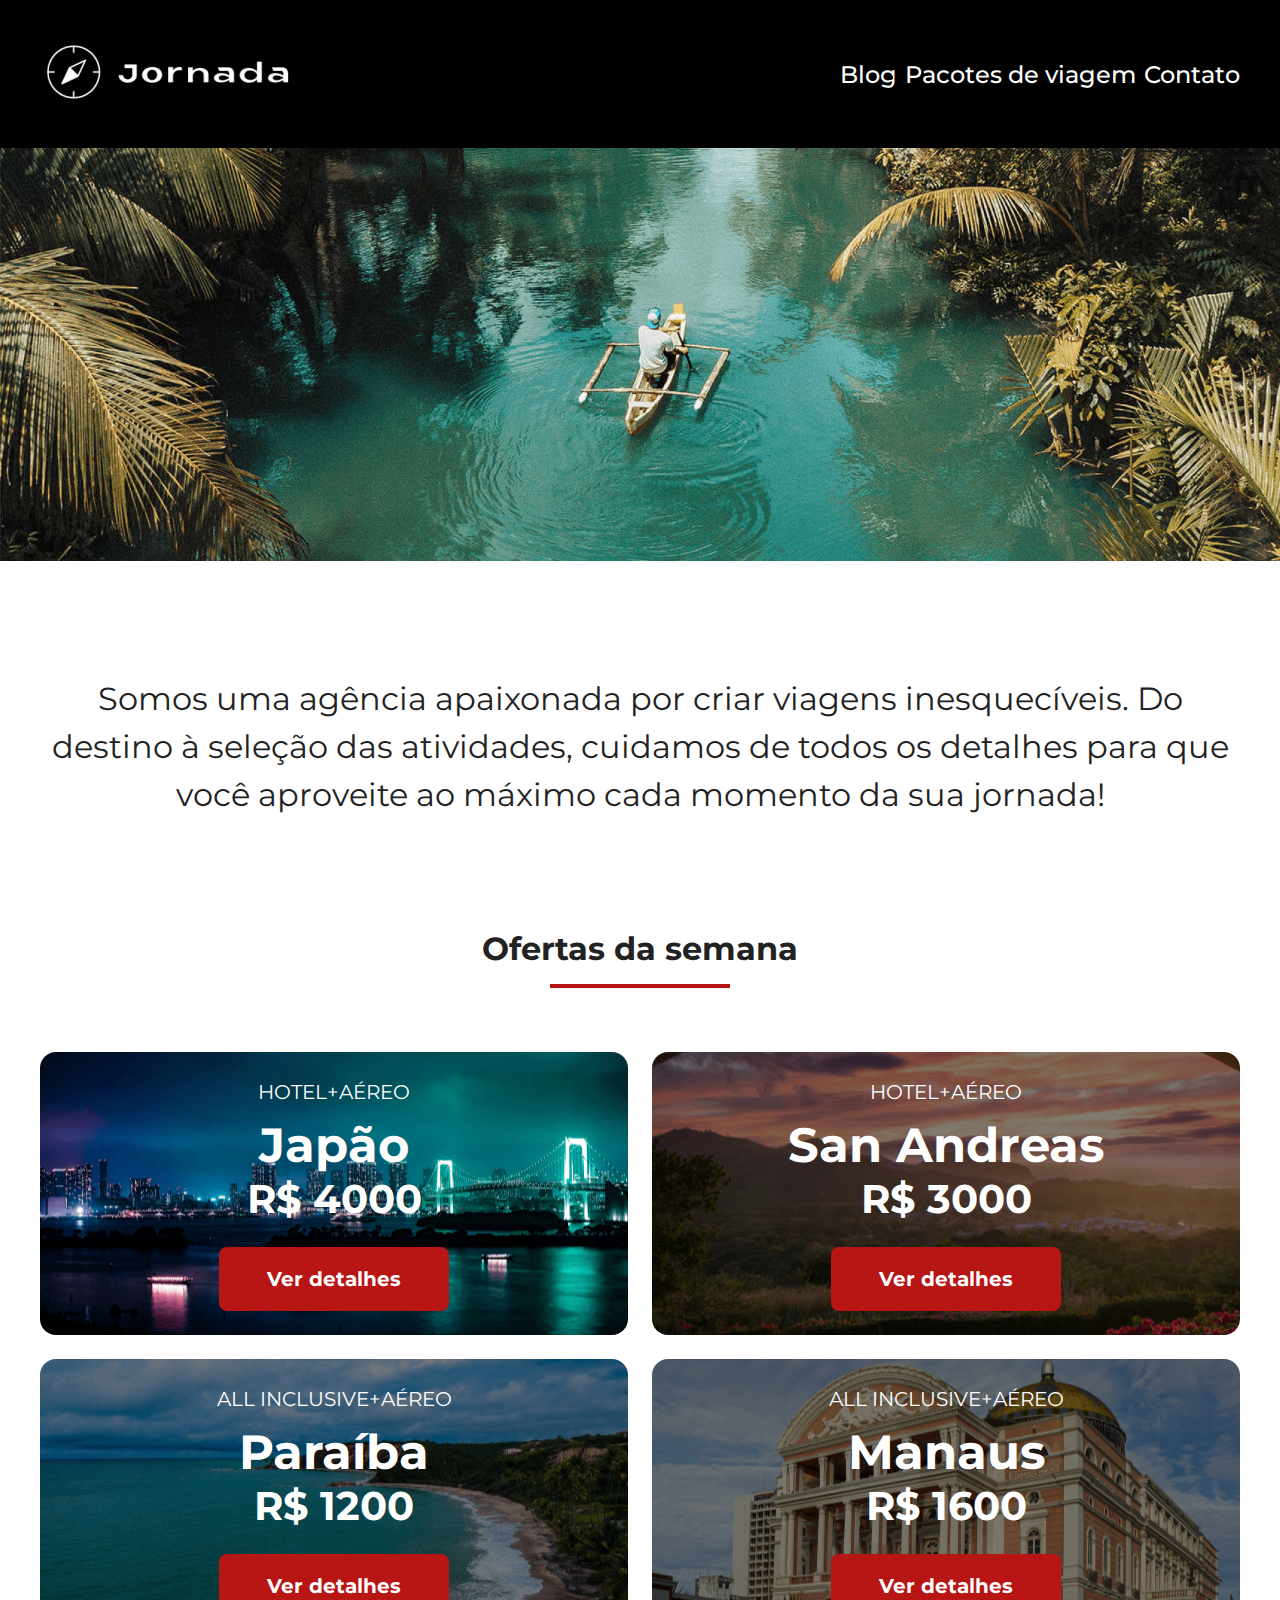
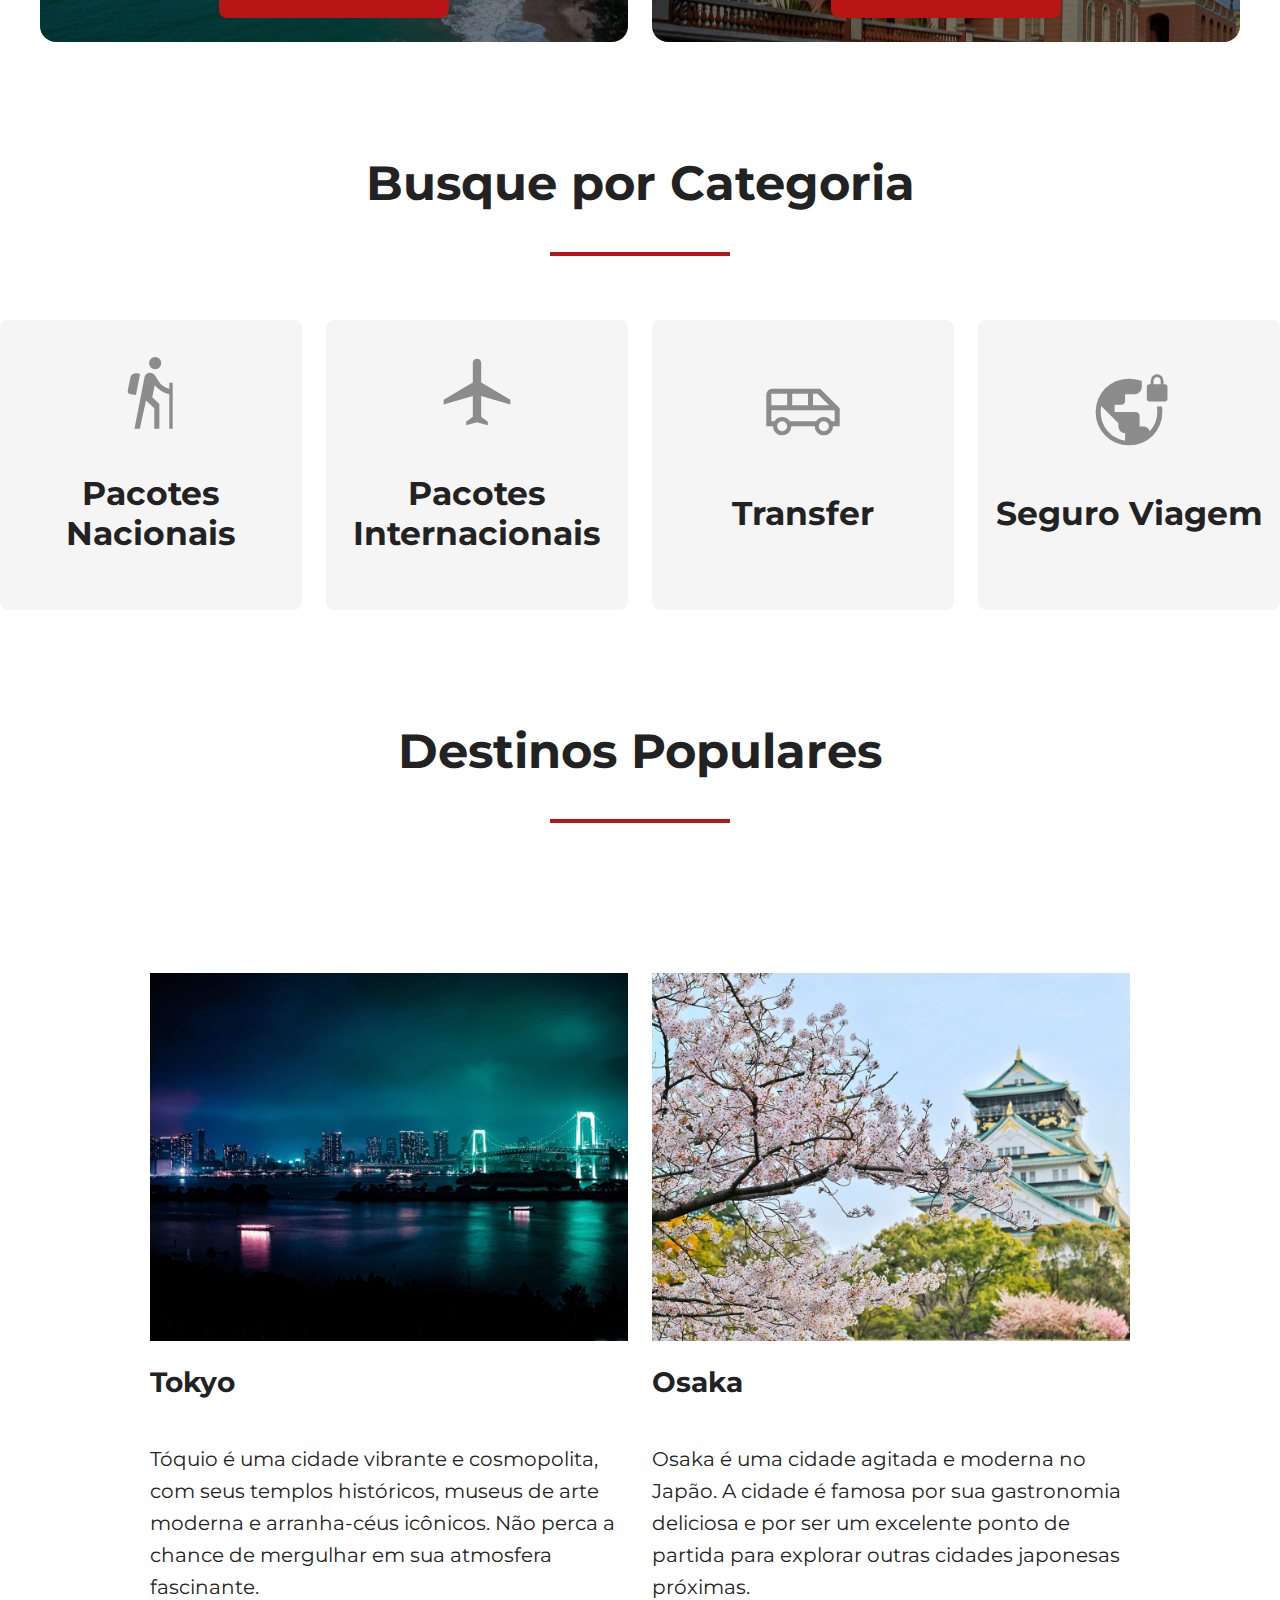
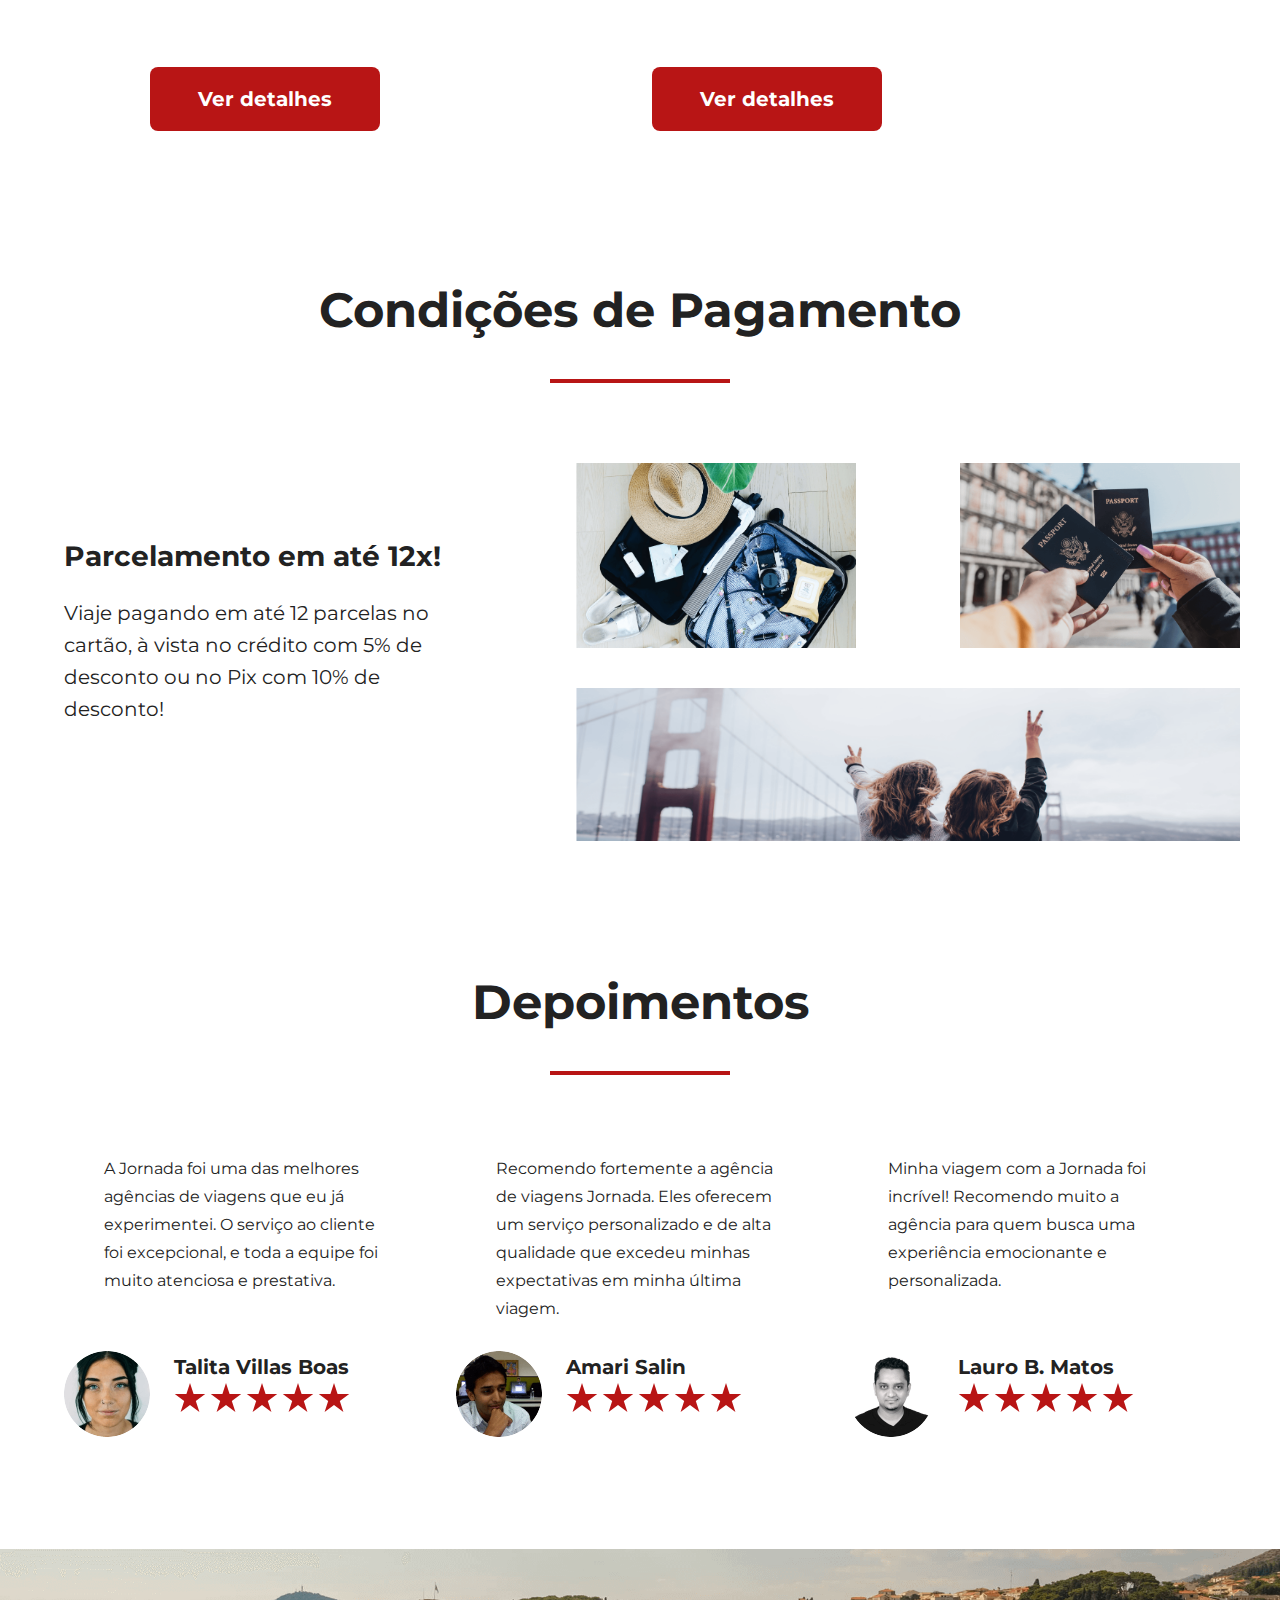
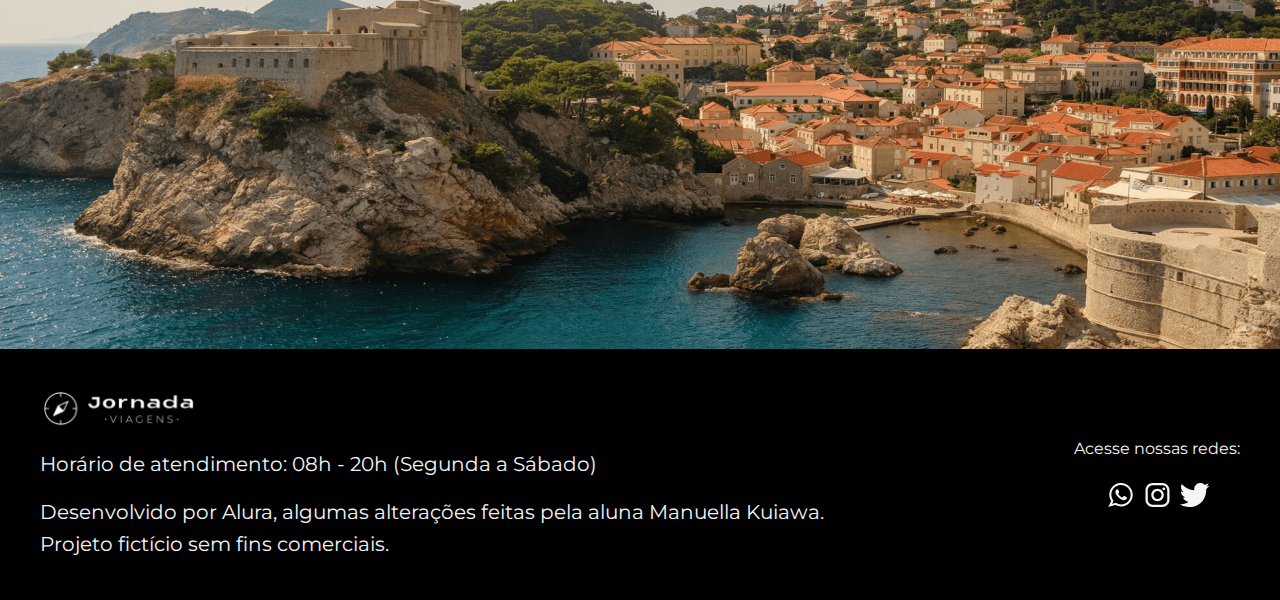
<file: index.html>
<!DOCTYPE html>
<html lang="pt-br">

<head>
    <meta charset="UTF-8">
    <meta name="viewport" content="width=device-width, initial-scale=1.0">
    <title>Jornada</title>
    <link rel="stylesheet" href="./global.css">
    <link rel="stylesheet" href="./index.css">
    <link rel="preconnect" href="https://fonts.googleapis.com">
    <link rel="preconnect" href="https://fonts.gstatic.com" crossorigin>
    <link
        href="https://fonts.googleapis.com/css2?family=Montserrat:ital,wght@0,100;0,200;0,300;0,400;0,500;0,600;0,700;0,800;0,900;1,100;1,200;1,300;1,400;1,500;1,600;1,700;1,800;1,900&family=Prata&family=Unbounded:wght@200;300;400;500;600;700;800;900&display=swap"
        rel="stylesheet">
    <link rel="stylesheet"
        href="https://fonts.googleapis.com/css2?family=Material+Symbols+Outlined:opsz,wght,FILL,GRAD@48,400,0,0" />
</head>
<body>
    <header class="cabecalho__container">
        <div class="cabecalho">
            <a href="index.html" class="cabecalho__logo">
                <img class="cabecalho__logo--icone" alt="Logo da Jornada" src="./img/logoprovisriabranca-1@2x.png" />
            </a>

            <nav class="cabecalho__navegacao" aria-label="Navegação principal">
                <ul class="cabecalho__navegacao--lista">
                    <li class="cabecalho__navegacao--item">
                        <a href="blog.html">Blog</a>
                    </li>
                    <li class="cabecalho__navegacao--item">
                        <a href="pacoteviagens.html">Pacotes de viagem</a>
                    </li>
                    <li class="cabecalho__navegacao--item">
                        <a href="contato.html">Contato</a>
                    </li>
                </ul>
            </nav>
        </div>
    </header>

    <section class="banner">
        <div class="banner__wrapper">
            <figure class="banner__img-wrapper">
                <img class="banner__img" alt="Imagem das Maldivas" src="./img/maldivas@2x.png" />
                <figcaption class="banner__img-descricao">
                    Somos uma agência apaixonada por criar viagens inesquecíveis. Do
                    destino à seleção das atividades, cuidamos de todos os detalhes
                    para que você aproveite ao máximo cada momento da sua jornada!
                </figcaption>
            </figure>
        </div>
    </section>

    <main class="container">
        <section class="ofertas">
            <div class="ofertas__titulo">
                <div class="ofertas__titulo--texto">Ofertas da semana</div>
                <div class="ofertas__titulo--sublinhado"></div>
            </div>
            
            <div class="ofertas__cards">
                <div class="ofertas__cards--grupo">
    
                    <div class="ofertas__cards--item ofertas__cards--japao">
                        <div class="ofertas__card">
                            <div class="ofertas__card--conteudo">
                                <div class="ofertas__card--destino">
                                    <div class="ofertas__card--destino-tipo">HOTEL+AÉREO</div>
                                    <h2 class="ofertas__card--destino-nome">Japão</h2>
                                </div>
                                <div class="ofertas__card--preco">R$ 4000</div>
                                <div class="ofertas__card--botao">
                                    <a href="#" class="ofertas__card--botao-texto">Ver detalhes</a>
                                </div>
                            </div>
                        </div>
                    </div>
    
                    <div class="ofertas__cards--item ofertas__cards--san-andreas">
                        <div class="ofertas__card">
                            <div class="ofertas__card--conteudo">
                                <div class="ofertas__card--destino">
                                    <div class="ofertas__card--destino-tipo">HOTEL+AÉREO</div>
                                    <h2 class="ofertas__card--destino-nome">San Andreas</h2>
                                </div>
                                <div class="ofertas__card--preco">R$ 3000</div>
                                <div class="ofertas__card--botao">
                                    <a href="#" class="ofertas__card--botao-texto">Ver detalhes</a>
                                </div>
                            </div>
                        </div>
                    </div>
    
                    <div class="ofertas__cards--item ofertas__cards--paraiba">
                        <div class="ofertas__card">
                            <div class="ofertas__card--conteudo">
                                <div class="ofertas__card--destino">
                                    <div class="ofertas__card--destino-tipo">ALL INCLUSIVE+AÉREO</div>
                                    <h2 class="ofertas__card--destino-nome">Paraíba</h2>
                                </div>
                                <div class="ofertas__card--preco">R$ 1200</div>
                                <div class="ofertas__card--botao">
                                    <a href="#" class="ofertas__card--botao-texto">Ver detalhes</a>
                                </div>
                            </div>
                        </div>
                    </div>
    
                    <div class="ofertas__cards--item ofertas__cards--manaus">
                        <div class="ofertas__card">
                            <div class="ofertas__card--conteudo">
                                <div class="ofertas__card--destino">
                                    <div class="ofertas__card--destino-tipo">ALL INCLUSIVE+AÉREO</div>
                                    <h2 class="ofertas__card--destino-nome">Manaus</h2>
                                </div>
                                <div class="ofertas__card--preco">R$ 1600</div>
                                <div class="ofertas__card--botao">
                                    <a href="#" class="ofertas__card--botao-texto">Ver detalhes</a>
                                </div>
                            </div>
                        </div>
                    </div>
    
                </div>
            </div>
        </section>
    </main>
    

    <section class="busca">
        <div class="busca__titulo">
            <h2 class="busca__titulo--texto">Busque por Categoria</h2>
            <div class="busca__titulo--sublinhado"></div>
        </div>
        <div class="busca__categorias">
            <div class="busca__categoria">
                <div class="busca__categoria--icone">
                    <span class="material-symbols-outlined">hiking</span>
                </div>
                <h3 class="busca__categoria--nome">Pacotes Nacionais</h3>
            </div>
            <div class="busca__categoria">
                <div class="busca__categoria--icone">
                    <span class="material-symbols-outlined">flight</span>
                </div>
                <h3 class="busca__categoria--nome">Pacotes Internacionais</h3>
            </div>
            <div class="busca__categoria">
                <div class="busca__categoria--icone">
                    <span class="material-symbols-outlined">airport_shuttle</span>
                </div>
                <h3 class="busca__categoria--nome">Transfer</h3>
            </div>
            <div class="busca__categoria">
                <div class="busca__categoria--icone">
                    <span class="material-symbols-outlined">vpn_lock</span>
                </div>
                <h3 class="busca__categoria--nome">Seguro Viagem</h3>
            </div>
        </div>
    </section>
    
    <section class="destinos">
        <div class="destinos__titulo">
            <h2 class="destinos__titulo--texto">Destinos Populares</h2>
            <div class="destinos__titulo--sublinhado"></div>
        </div>
        <div class="destinos__lista">
            <article class="destinos__item">
                <img class="destinos__item--image" alt="Imagem de Tokyo" src="./img/tokyo@2x.png" />
                <h3 class="destinos__item--nome">Tokyo</h3>
                <p class="destinos__item--descricao">
                    Tóquio é uma cidade vibrante e cosmopolita, com seus templos
                    históricos, museus de arte moderna e arranha-céus icônicos.
                    Não perca a chance de mergulhar em sua atmosfera fascinante.
                </p>
                <div class="destinos__item--botao-container">
                    <a href="blog.html" class="destinos__item--botao">
                        <span class="destinos__item--botao-texto">Ver detalhes</span>
                    </a>
                </div>
            </article>
            <article class="destinos__item">
                <img class="destinos__item--image" alt="Imagem de Osaka" src="./img/osaka@2x.png" />
                <h3 class="destinos__item--nome">Osaka</h3>
                <p class="destinos__item--descricao">
                    Osaka é uma cidade agitada e moderna no Japão. A cidade é
                    famosa por sua gastronomia deliciosa e por ser um excelente
                    ponto de partida para explorar outras cidades japonesas
                    próximas.
                </p>
                <div class="destinos__item--botao-container">
                    <a href="osaka.html" class="destinos__item--botao">
                        <span class="destinos__item--botao-texto">Ver detalhes</span>
                    </a>
                </div>
            </article>
        </div>
    </section>
    
    <section class="pagamento">
        <div class="pagamento__titulo">
            <h2 class="pagamento__titulo--texto">Condições de Pagamento</h2>
            <div class="pagamento__titulo--sublinhado"></div>
        </div>
        <div class="pagamento__condicoes">
            <div class="pagamento__condicoes--descricao">
                <p class="pagamento__condicoes--destaque">Parcelamento em até 12x!</p>
                <p class="pagamento__condicoes--detalhes">
                    Viaje pagando em até 12 parcelas no cartão, à vista no crédito com 5% de desconto ou no Pix com 10% de desconto!
                </p>
            </div>
            <div class="pagamento__imagens">
                <div class="pagamento__imagens--grupo">
                    <figure class="pagamento__imagens--imagem-container">
                        <img class="pagamento__imagens--imagem" alt="Montagem de imagens do Japão 1" src="./img/montagem-japo-1@2x.png" />
                    </figure>
                    <figure class="pagamento__imagens--imagem-container">
                        <img class="pagamento__imagens--imagem" alt="Montagem de imagens do Japão 2" src="./img/montagem-japo-2@2x.png" />
                    </figure>
                </div>
                <figure class="pagamento__imagens--imagem-destaque">
                    <img class="pagamento__imagens--imagem" alt="Montagem de imagens do Japão 3" src="./img/montagem-japo-3@2x.png" />
                </figure>
            </div>
        </div>
    </section>
    
    <section class="depoimentos">
        <div class="depoimentos__titulo">
            <h2 class="depoimentos__titulo--texto">Depoimentos</h2>
            <div class="depoimentos__titulo--sublinhado"></div>
        </div>
        <div class="depoimentos__wrapper">
            <article class="depoimentos__item">
                <blockquote class="depoimentos__texto">
                    A Jornada foi uma das melhores agências de viagens que eu já experimentei. O serviço ao cliente foi excepcional, e toda a equipe foi muito atenciosa e prestativa.
                </blockquote>
                <footer class="depoimentos__autor">
                    <img class="depoimentos__autor--foto" alt="Foto de Talita Villas Boas" src="./img/ellipse-1@2x.png" />
                    <div class="depoimentos__autor--info">
                        <strong class="depoimentos__autor--nome">Talita Villas Boas</strong>
                        <div class="depoimentos__autor--avaliacao" aria-label="Avaliação de 5 estrelas">
                            <img class="depoimentos__autor--avaliacao-estrela" alt="Estrela" src="./img/star-1.svg" />
                            <img class="depoimentos__autor--avaliacao-estrela" alt="Estrela" src="./img/star-1.svg" />
                            <img class="depoimentos__autor--avaliacao-estrela" alt="Estrela" src="./img/star-1.svg" />
                            <img class="depoimentos__autor--avaliacao-estrela" alt="Estrela" src="./img/star-1.svg" />
                            <img class="depoimentos__autor--avaliacao-estrela" alt="Estrela" src="./img/star-1.svg" />
                        </div>
                    </div>
                </footer>
            </article>
            <article class="depoimentos__item">
                <blockquote class="depoimentos__texto">
                    Recomendo fortemente a agência de viagens Jornada. Eles oferecem um serviço personalizado e de alta qualidade que excedeu minhas expectativas em minha última viagem.
                </blockquote>
                <footer class="depoimentos__autor">
                    <img class="depoimentos__autor--foto" alt="Foto de Amari Salin" src="./img/avatar-amari@2x.png" />
                    <div class="depoimentos__autor--info">
                        <strong class="depoimentos__autor--nome">Amari Salin</strong>
                        <div class="depoimentos__autor--avaliacao" aria-label="Avaliação de 5 estrelas">
                            <img class="depoimentos__autor--avaliacao-estrela" alt="Estrela" src="./img/star-1.svg" />
                            <img class="depoimentos__autor--avaliacao-estrela" alt="Estrela" src="./img/star-1.svg" />
                            <img class="depoimentos__autor--avaliacao-estrela" alt="Estrela" src="./img/star-1.svg" />
                            <img class="depoimentos__autor--avaliacao-estrela" alt="Estrela" src="./img/star-1.svg" />
                            <img class="depoimentos__autor--avaliacao-estrela" alt="Estrela" src="./img/star-1.svg" />
                        </div>
                    </div>
                </footer>
            </article>
            <article class="depoimentos__item">
                <blockquote class="depoimentos__texto">
                    Minha viagem com a Jornada foi incrível! Recomendo muito a agência para quem busca uma experiência emocionante e personalizada.
                </blockquote>
                <footer class="depoimentos__autor">
                    <img class="depoimentos__autor--foto" alt="Foto de Lauro B. Matos" src="./img/avatar-lauro@2x.png" />
                    <div class="depoimentos__autor--info">
                        <strong class="depoimentos__autor--nome">Lauro B. Matos</strong>
                        <div class="depoimentos__autor--avaliacao" aria-label="Avaliação de 5 estrelas">
                            <img class="depoimentos__autor--avaliacao-estrela" alt="Estrela" src="./img/star-1.svg" />
                            <img class="depoimentos__autor--avaliacao-estrela" alt="Estrela" src="./img/star-1.svg" />
                            <img class="depoimentos__autor--avaliacao-estrela" alt="Estrela" src="./img/star-1.svg" />
                            <img class="depoimentos__autor--avaliacao-estrela" alt="Estrela" src="./img/star-1.svg" />
                            <img class="depoimentos__autor--avaliacao-estrela" alt="Estrela" src="./img/star-1.svg" />
                        </div>
                    </div>
                </footer>
            </article>
        </div>
    </section>
    
    <img class="pre-footer__image" alt="Imagem decorativa de pré-rodapé" src="./img/pre-footer-image.png" />

    <footer class="footer__container">
        <div class="footer">
            <div class="footer__logo-container">
                <img class="footer__logo-icon" alt="Logo da Jornada Viagens" src="./img/logobranco-1@2x.png" />
                <div class="footer__info-container">
                    <div class="footer__text-info">
                        Horário de atendimento: 08h - 20h (Segunda a Sábado)
                    </div>
                    <div class="footer__text-info">
                        Desenvolvido por Alura, algumas alterações feitas pela aluna Manuella Kuiawa. <br> Projeto fictício sem fins comerciais.
                    </div>
                </div>
            </div>
            <div class="footer__social-media-container">
                <div class="footer__social-media-text">Acesse nossas redes:</div>
                <div class="footer__social-media-icons">
                    <a href="#" aria-label="Link para WhatsApp">
                        <img class="footer__social-media-icon" alt="Ícone do WhatsApp" src="./img/whatsapp-1.svg" />
                    </a>
                    <a href="#" aria-label="Link para Instagram">
                        <img class="footer__social-media-icon" alt="Ícone do Instagram" src="./img/instragam-1.svg" />
                    </a>
                    <a href="#" aria-label="Link para Twitter">
                        <img class="footer__social-media-icon" alt="Ícone do Twitter" src="./img/twiter-1.svg" />
                    </a>
                </div>
            </div>
        </div>
    </footer>
    
</body>
</html>
</file>
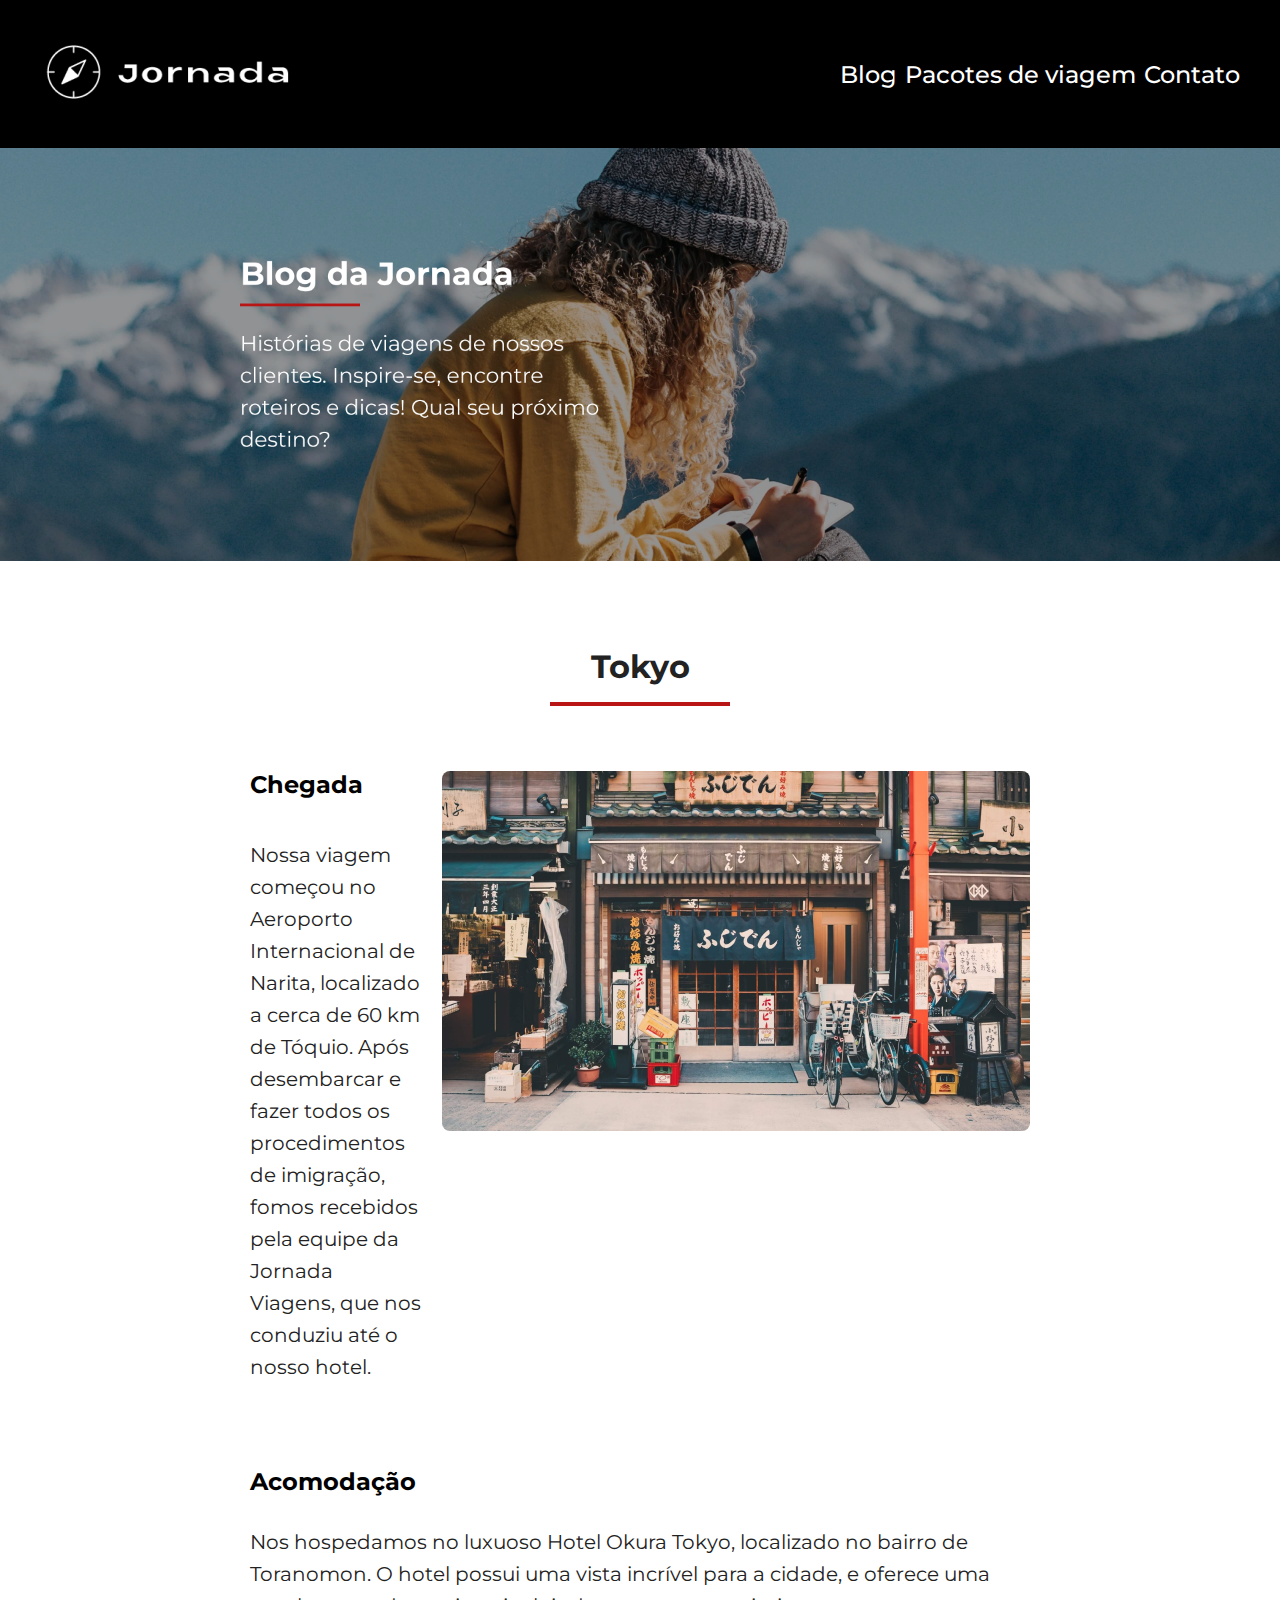
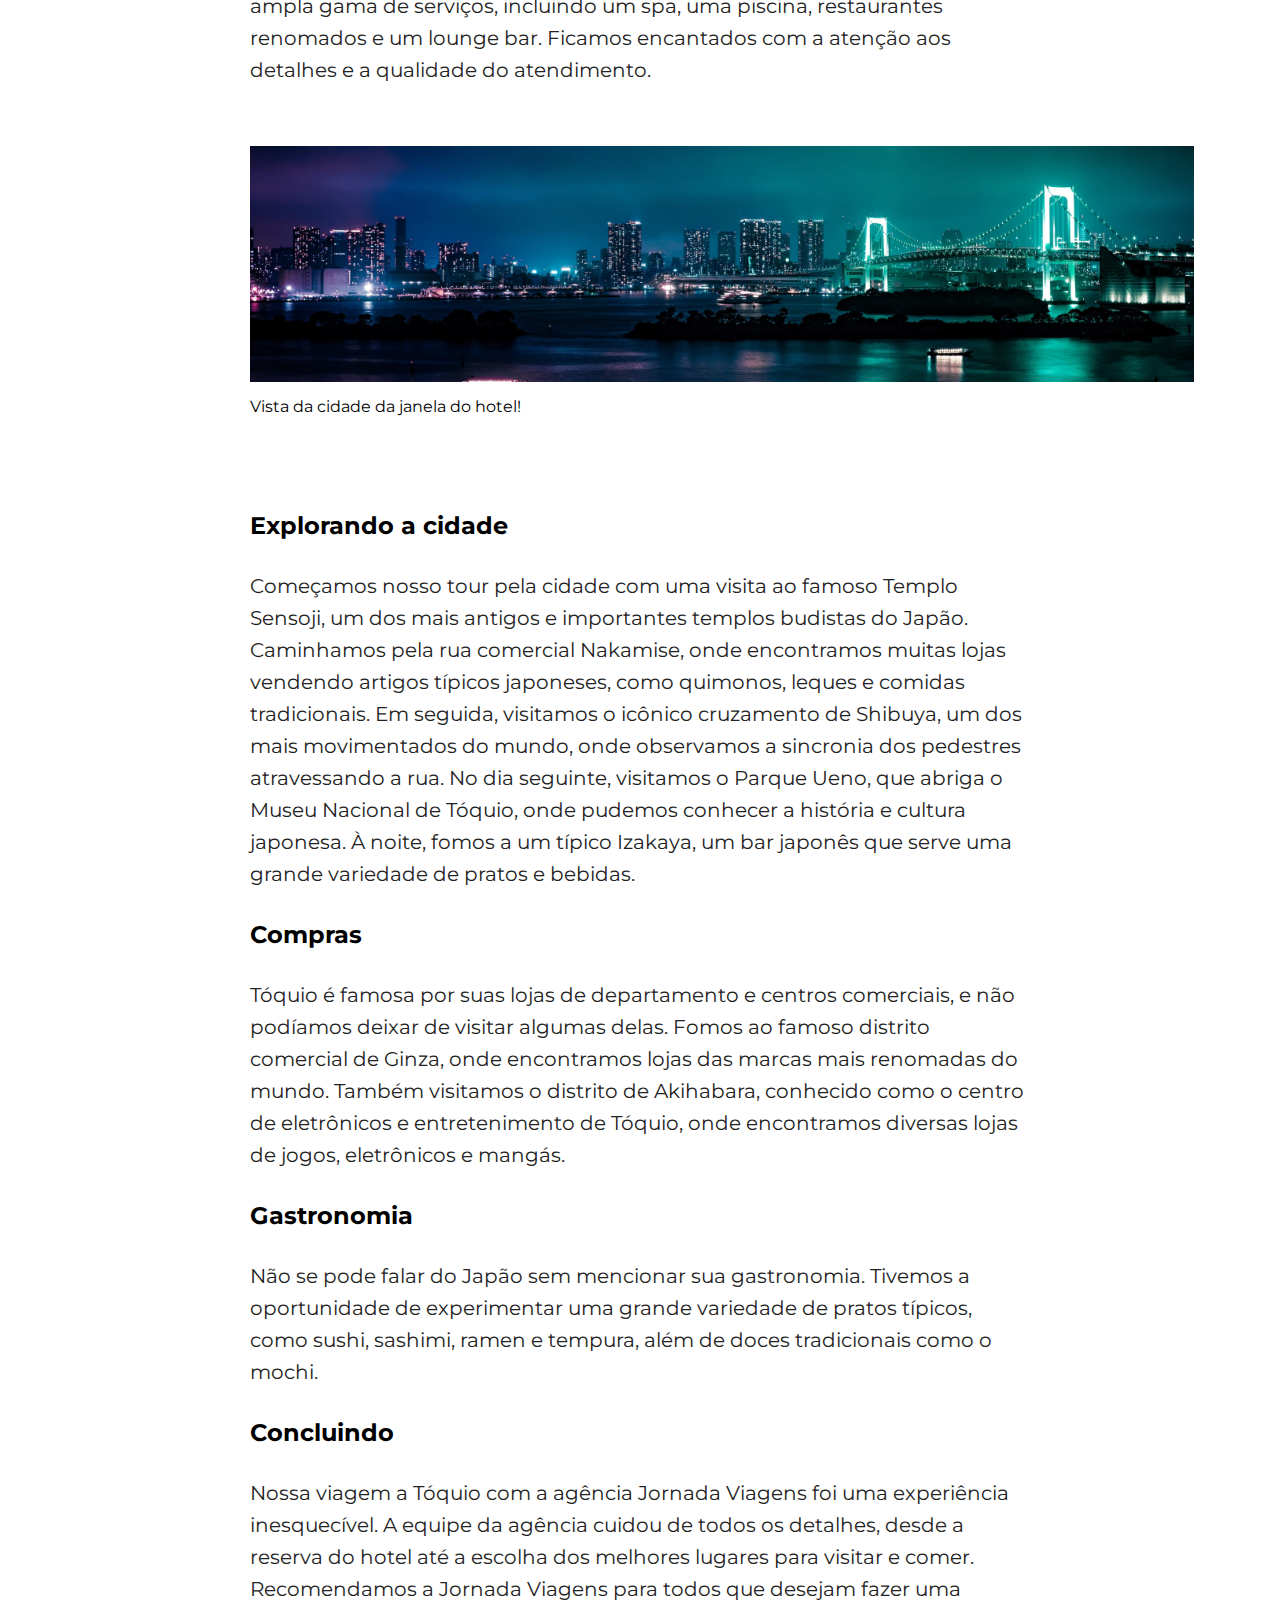
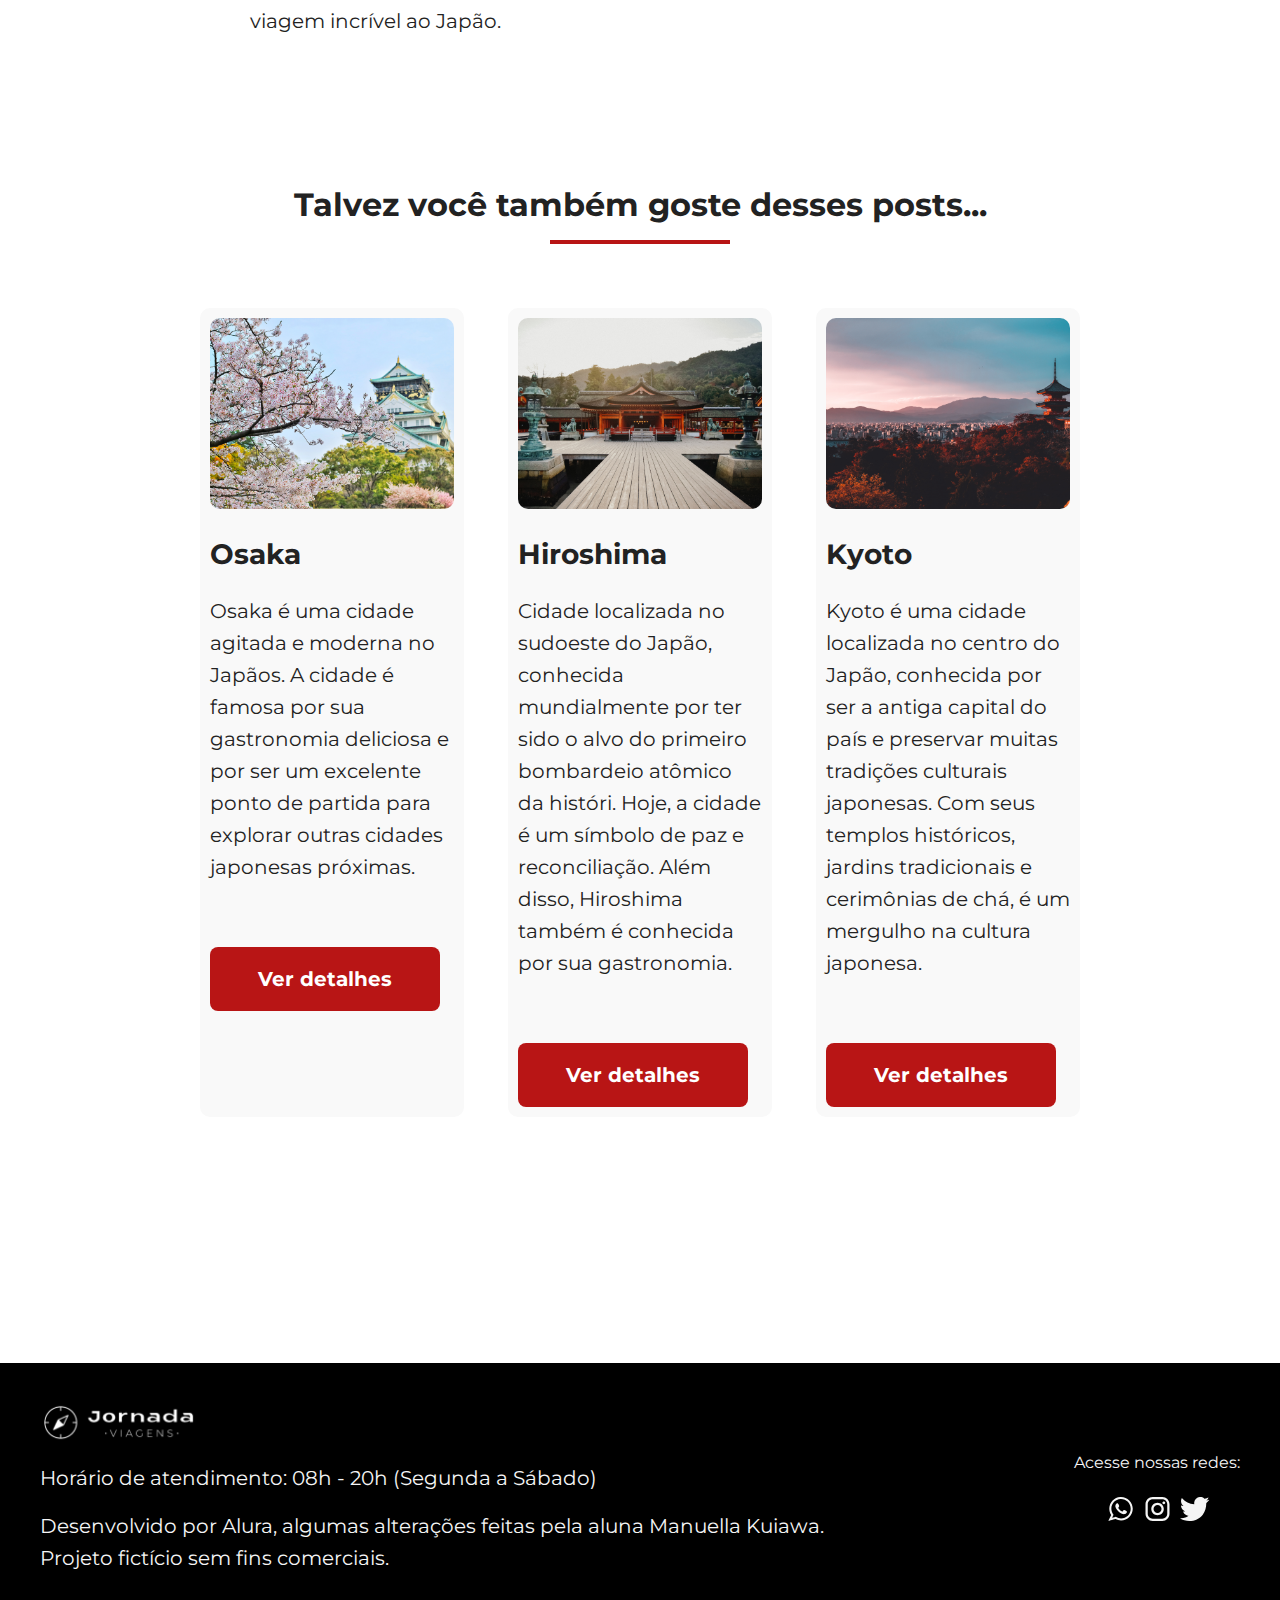
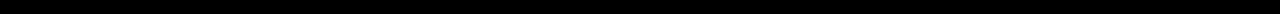
<file: blog.html>
<!DOCTYPE html>
<html lang="pt-br">

<head>
    <meta charset="UTF-8">
    <meta name="viewport" content="width=device-width, initial-scale=1.0">
    <title>Jornada</title>
    <link rel="stylesheet" href="./global.css">
    <link rel="stylesheet" href="./index.css">
    <link rel="preconnect" href="https://fonts.googleapis.com">
    <link rel="preconnect" href="https://fonts.gstatic.com" crossorigin>
    <link
        href="https://fonts.googleapis.com/css2?family=Montserrat:ital,wght@0,100;0,200;0,300;0,400;0,500;0,600;0,700;0,800;0,900;1,100;1,200;1,300;1,400;1,500;1,600;1,700;1,800;1,900&family=Prata&family=Unbounded:wght@200;300;400;500;600;700;800;900&display=swap"
        rel="stylesheet">
    <link rel="stylesheet"
        href="https://fonts.googleapis.com/css2?family=Material+Symbols+Outlined:opsz,wght,FILL,GRAD@48,400,0,0" />
</head>

<body>
    <header class="cabecalho__container">
        <div class="cabecalho">
            <a href="index.html" class="cabecalho__logo">
                <img class="cabecalho__logo--icone" alt="Logo da Jornada" src="./img/logoprovisriabranca-1@2x.png" />
            </a>
            <nav class="cabecalho__navegacao" role="navigation" aria-label="Navegação principal">
                <ul class="cabecalho__navegacao--lista">
                    <li class="cabecalho__navegacao--item">
                        <a href="blog.html">Blog</a>
                    </li>
                    <li class="cabecalho__navegacao--item">
                        <a href="pacoteviagens.html">Pacotes de viagem</a>
                    </li>
                    <li class="cabecalho__navegacao--item">
                        <a href="contato.html">Contato</a>
                    </li>
                </ul>
            </nav>
        </div>
    </header>

    <section class="banner">
        <div class="banner__wrapper">
            <figure class="banner__img-wrapper">
                <img class="banner__img" alt="Imagem de uma Mulher nas Montanhas " src="img/Banner Blog.png" />
            </figure>
        </div>
    </section>

    <section class="lugaresEspecificos">
        <div class="lugaresEspecificos__titulo">
            <div class="ofertas__titulo--texto">Tokyo</div>
            <div class="ofertas__titulo--sublinhado"></div>
        </div>

        <h2 class="chegada__titulo">Chegada</h2>
        <div class="chegada__titulo--texto">
            <p class="destinos__item--descricao">Nossa viagem começou no Aeroporto Internacional de Narita, localizado a cerca de 60 km de Tóquio. Após desembarcar e fazer todos os procedimentos de imigração, fomos recebidos pela equipe da Jornada Viagens, que nos conduziu até o nosso hotel.</p>
            <img src="img/chegadaTokyo.png" alt="Imagem de chegada em Tokyo">
        </div>

        <h2 class="chegada__titulo">Acomodação</h2>
        <div class="acomodacao__titulo--texto">
            <p class="destinos__item--descricao">Nos hospedamos no luxuoso Hotel Okura Tokyo, localizado no bairro de Toranomon. O hotel possui uma vista incrível para a cidade, e oferece uma ampla gama de serviços, incluindo um spa, uma piscina, restaurantes renomados e um lounge bar. Ficamos encantados com a atenção aos detalhes e a qualidade do atendimento.</p>
            <img class="img_bannerTokyo" alt="Banner Mostranndo Tokyo" src="./img/bannerTokyo.png" />
            <p class="acomodacao__descricao--img">Vista da cidade da janela do hotel!</p>
        </div>

        <h2 class="chegada__titulo">Explorando a cidade</h2>
        <div class="acomodacao__titulo--texto">
            <p class="destinos__item--descricao">Começamos nosso tour pela cidade com uma visita ao famoso Templo Sensoji, um dos mais antigos e importantes templos budistas do Japão. Caminhamos pela rua comercial Nakamise, onde encontramos muitas lojas vendendo artigos típicos japoneses, como quimonos, leques e comidas tradicionais.
            Em seguida, visitamos o icônico cruzamento de Shibuya, um dos mais movimentados do mundo, onde observamos a sincronia dos pedestres atravessando a rua.
            No dia seguinte, visitamos o Parque Ueno, que abriga o Museu Nacional de Tóquio, onde pudemos conhecer a história e cultura japonesa. À noite, fomos a um típico Izakaya, um bar japonês que serve uma grande variedade de pratos e bebidas.</p>

        <h2 class="chegada__titulo">Compras</h2>
        <div class="acomodacao__titulo--texto">
            <p class="destinos__item--descricao">Tóquio é famosa por suas lojas de departamento e centros comerciais, e não podíamos deixar de visitar algumas delas. Fomos ao famoso distrito comercial de Ginza, onde encontramos lojas das marcas mais renomadas do mundo.
            Também visitamos o distrito de Akihabara, conhecido como o centro de eletrônicos e entretenimento de Tóquio, onde encontramos diversas lojas de jogos, eletrônicos e mangás.</p>

        <h2 class="chegada__titulo">Gastronomia</h2>
        <div class="acomodacao__titulo--texto">
            <p class="destinos__item--descricao">Não se pode falar do Japão sem mencionar sua gastronomia. Tivemos a oportunidade de experimentar uma grande variedade de pratos típicos, como sushi, sashimi, ramen e tempura, além de doces tradicionais como o mochi.</p>

        <h2 class="chegada__titulo">Concluindo</h2>
        <div class="acomodacao__titulo--texto">
            <p class="destinos__item--descricao">Nossa viagem a Tóquio com a agência Jornada Viagens foi uma experiência inesquecível. A equipe da agência cuidou de todos os detalhes, desde a reserva do hotel até a escolha dos melhores lugares para visitar e comer. Recomendamos a Jornada Viagens para todos que desejam fazer uma viagem incrível ao Japão.</p>
    </section>
    
    <section class="sugestaoPosts">
        <div class="sugestaoPosts__titulo">
            <div class="sugestaoPosts__titulo--texto">Talvez você também goste desses posts...</div>
            <div class="sugestaoPosts__titulo--sublinhado"></div>
        </div>

        <div class="sugestoes">
            <div class="posts">
            <article>
                <img src="img/Osaka.png" alt="Imagem de Osaka">
                <h3 class="destinos__item--nome">Osaka</h3>
                <p class="destinos__item--descricao">Osaka é uma cidade agitada e moderna no Japãos. A cidade é famosa por sua gastronomia deliciosa e por ser um excelente ponto de partida para explorar outras cidades japonesas próximas.</p>
                <a href="osaka.html" class="destinos__item--botao"><span class="destinos__item--botao-texto">Ver detalhes</span></a>
            </article>
            <article>
                <img src="img/Hiroshima.png" alt="Imagem de Hiroshima">
                <h3 class="destinos__item--nome">Hiroshima</h3>
                <p class="destinos__item--descricao">Cidade localizada no sudoeste do Japão, conhecida mundialmente por ter sido o alvo do primeiro bombardeio atômico da históri. Hoje, a cidade é um símbolo de paz e reconciliação. Além disso, Hiroshima também é conhecida por sua gastronomia.</p>
                <a href="kyoto.html" class="destinos__item--botao"><span class="destinos__item--botao-texto">Ver detalhes</span></a>
            </article>
            <article>
                <img src="img/Kyoto.png" alt="Imagem de Kyoto">
                <h3 class="destinos__item--nome">Kyoto</h3>
                <p class="destinos__item--descricao">Kyoto é uma cidade localizada no centro do Japão, conhecida por ser a antiga capital do país e preservar muitas tradições culturais japonesas. Com seus templos históricos, jardins tradicionais e cerimônias de chá, é um mergulho na cultura japonesa.</p>
                <a href="kioto.html" class="destinos__item--botao"><span class="destinos__item--botao-texto">Ver detalhes</span></a>
            </article>
            </div>
        </div>
    </section>
    
    <footer class="footer__container">
        <div class="footer">
            <div class="footer__logo-container">
                <img class="footer__logo-icon" alt="Logo da Jornada Viagens" src="./img/logobranco-1@2x.png" />
                <div class="footer__info-container">
                    <div class="footer__text-info">
                        Horário de atendimento: 08h - 20h (Segunda a Sábado)
                    </div>
                    <div class="footer__text-info">
                        Desenvolvido por Alura, algumas alterações feitas pela aluna Manuella Kuiawa. <br> Projeto fictício sem fins comerciais.
                    </div>
                </div>
            </div>
            <div class="footer__social-media-container">
                <div class="footer__social-media-text">Acesse nossas redes:</div>
                <div class="footer__social-media-icons">
                    <a href="#" aria-label="Link para WhatsApp">
                        <img class="footer__social-media-icon" alt="Ícone do WhatsApp" src="./img/whatsapp-1.svg" />
                    </a>
                    <a href="#" aria-label="Link para Instagram">
                        <img class="footer__social-media-icon" alt="Ícone do Instagram" src="./img/instragam-1.svg" />
                    </a>
                    <a href="#" aria-label="Link para Twitter">
                        <img class="footer__social-media-icon" alt="Ícone do Twitter" src="./img/twiter-1.svg" />
                    </a>
                </div>
            </div>
        </div>
    </footer>
    
    
</body>
</html>
</file>
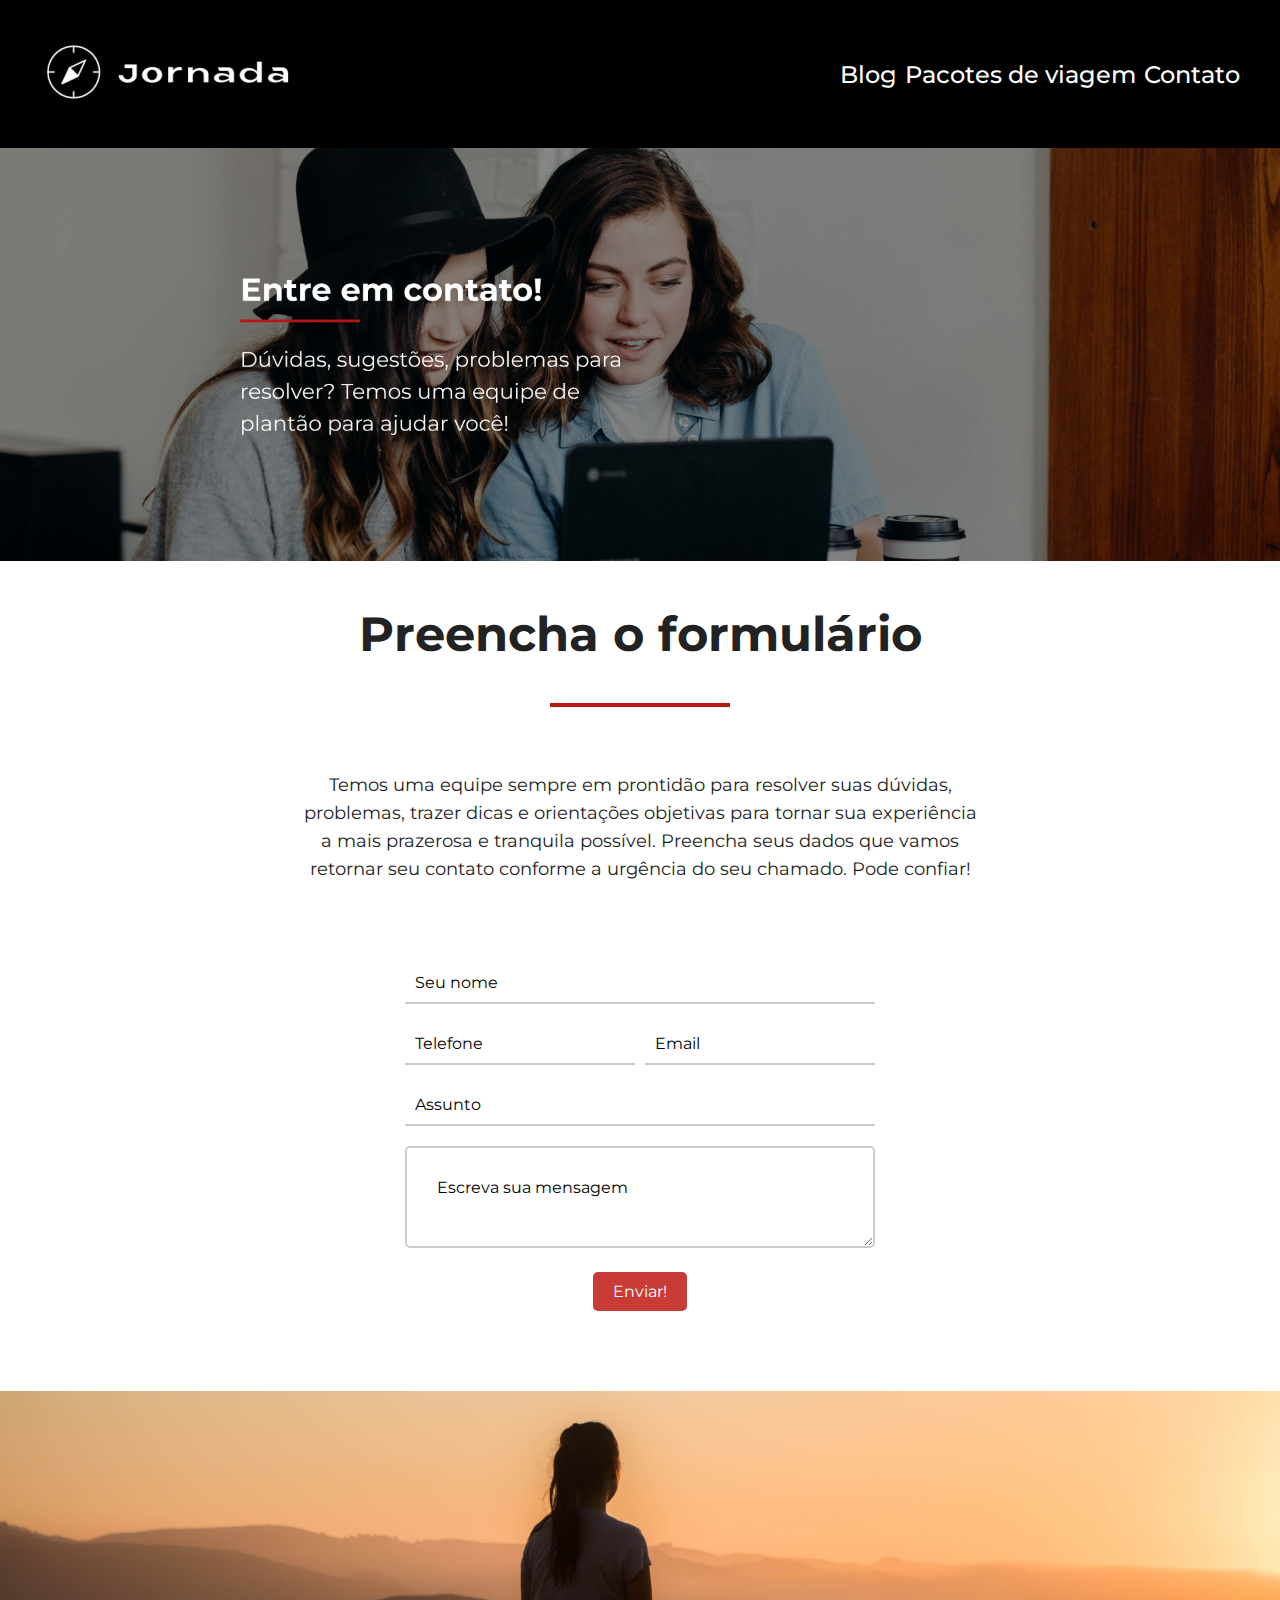
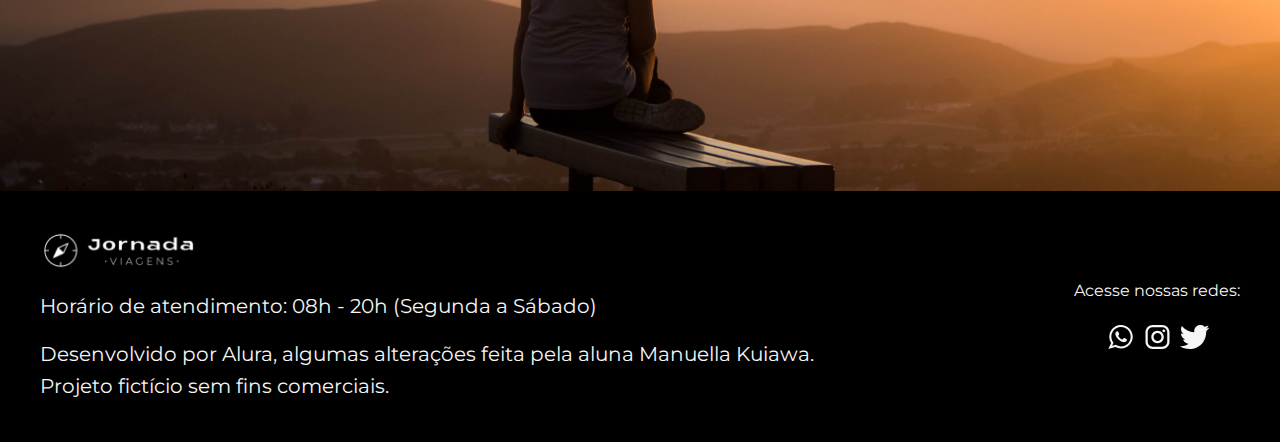
<file: contato.html>
<!DOCTYPE html>
<html lang="pt-br">

<head>
    <meta charset="UTF-8">
    <meta name="viewport" content="width=device-width, initial-scale=1.0">
    <title>Jornada</title>
    <link rel="stylesheet" href="./global.css">
    <link rel="stylesheet" href="./index.css">
    <link rel="preconnect" href="https://fonts.googleapis.com">
    <link rel="preconnect" href="https://fonts.gstatic.com" crossorigin>
    <link
        href="https://fonts.googleapis.com/css2?family=Montserrat:ital,wght@0,100;0,200;0,300;0,400;0,500;0,600;0,700;0,800;0,900;1,100;1,200;1,300;1,400;1,500;1,600;1,700;1,800;1,900&family=Prata&family=Unbounded:wght@200;300;400;500;600;700;800;900&display=swap"
        rel="stylesheet">
    <link rel="stylesheet"
        href="https://fonts.googleapis.com/css2?family=Material+Symbols+Outlined:opsz,wght,FILL,GRAD@48,400,0,0" />
</head>

<body>
    <header class="cabecalho__container">
        <div class="cabecalho">
            <a href="index.html" class="cabecalho__logo">
                <img class="cabecalho__logo--icone" alt="Logo da Jornada" src="./img/logoprovisriabranca-1@2x.png" />
            </a>
            <nav class="cabecalho__navegacao" role="navigation" aria-label="Navegação principal">
                <ul class="cabecalho__navegacao--lista">
                    <li class="cabecalho__navegacao--item">
                        <a href="blog.html">Blog</a>
                    </li>
                    <li class="cabecalho__navegacao--item">
                        <a href="pacoteviagens.html">Pacotes de viagem</a>
                    </li>
                    <li class="cabecalho__navegacao--item">
                        <a href="contato.html">Contato</a>
                    </li>
                </ul>
            </nav>
        </div>
    </header>

    
    <section class="banner"></section>
        <div class="banner__wrapper">
            <figure class="banner__img-wrapper">
                <img class="banner__img" alt="Banner de Contato " src="img/Banner contato.png" />
            </figure>
        </div>
    </section>

    <div class="pagamento__titulo">
        <h2 class="pagamento__titulo--texto">Preencha o formulário</h2>
        <div class="pagamento__titulo--sublinhado"></div>
    </div>

    <section class="contato">
        <p class="form-description">Temos uma equipe sempre em prontidão para resolver suas dúvidas, problemas, trazer dicas e orientações objetivas para tornar sua experiência a mais prazerosa e tranquila possível. Preencha seus dados que vamos retornar seu contato conforme a urgência do seu chamado. Pode confiar!</p>
        <div class="form-container">
            <form class="contact-form">
                <input type="text" id="nome" name="nome" class="form-input" placeholder="Seu nome">
        
                <div class="form-row">
                    <input type="text" id="telefone" name="telefone" class="form-input" placeholder="Telefone">
                    <input type="email" id="email" name="email" class="form-input" placeholder="Email">
                </div>
        
                <input type="text" id="assunto" name="assunto" class="form-input" placeholder="Assunto">
        
                <textarea id="mensagem" name="mensagem" class="form-input" placeholder="Escreva sua mensagem"></textarea>
        
                <button type="submit" class="submit-button">Enviar!</button>
            </form>
        </div>
    </section>
    

    <img class="pre-footer__image" alt="Banner Pré Rodapé" src="./img/Imagem pré rodapé contato.png" />

    <section class="footer__container">
            <div class="footer">
                <div class="footer__logo-container">
                    <img class="footer__logo-icon" alt="" src="./img/logobranco-1@2x.png" />
                    <div class="footer__info-container">
                        <div class="footer__text-info">
                            Horário de atendimento: 08h - 20h (Segunda a Sábado)
                        </div>
                        <div class="footer__text-info">
                            Desenvolvido por Alura, algumas alterações feita pela aluna Manuella Kuiawa. <br> Projeto fictício sem fins comerciais.
                        </div>
                    </div>
                </div>
                <div class="footer__social-media-container">
                    <div class="footer__social-media-text">Acesse nossas redes:</div>
                    <div class="footer__social-media-icons">
                        <a href="">
                            <img class="footer__social-media-icon" alt="" src="./img/whatsapp-1.svg" />
                        </a>
                        <a href="">
                            <img class="footer__social-media-icon" alt="" src="./img/instragam-1.svg" />
                        </a>
                        <a href="">
                            <img class="footer__social-media-icon" alt="" src="./img/twiter-1.svg" />
                        </a>
                    </div>
                </div>
            </div>
    </section>
</file>
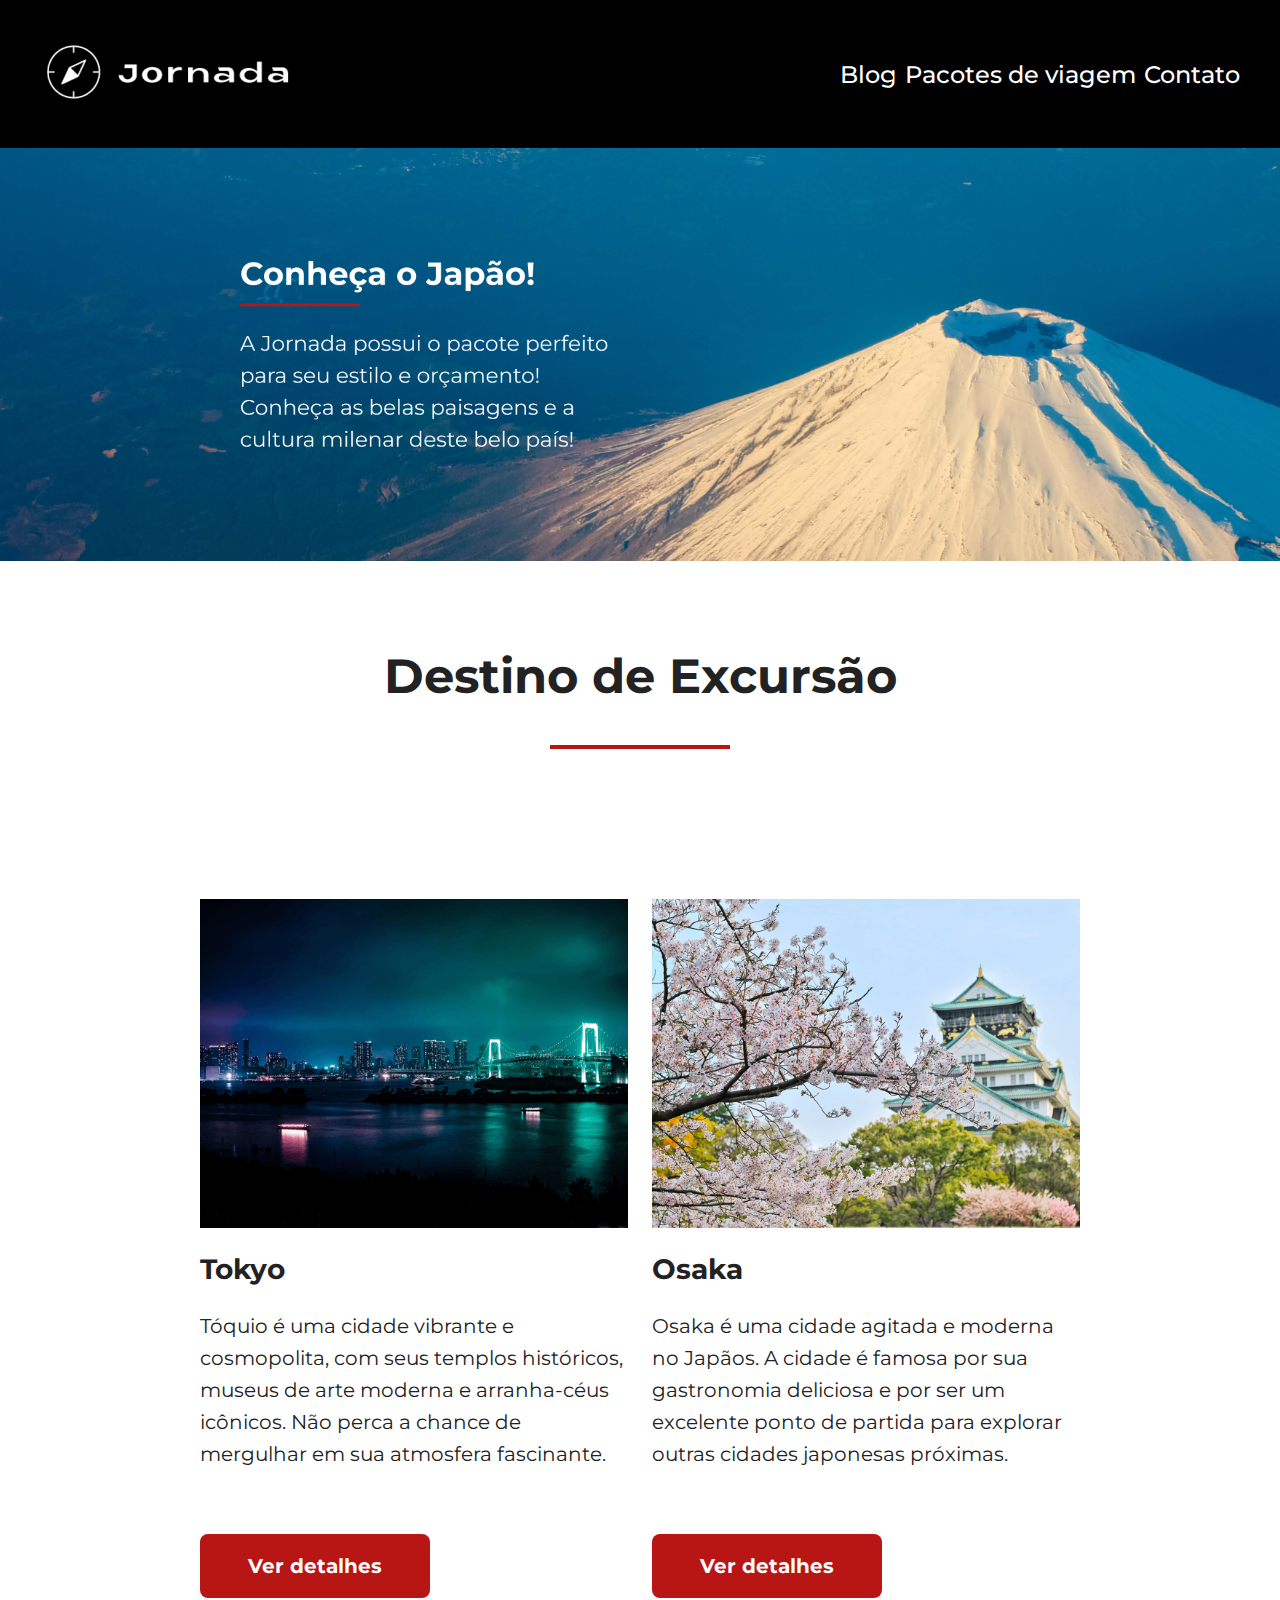
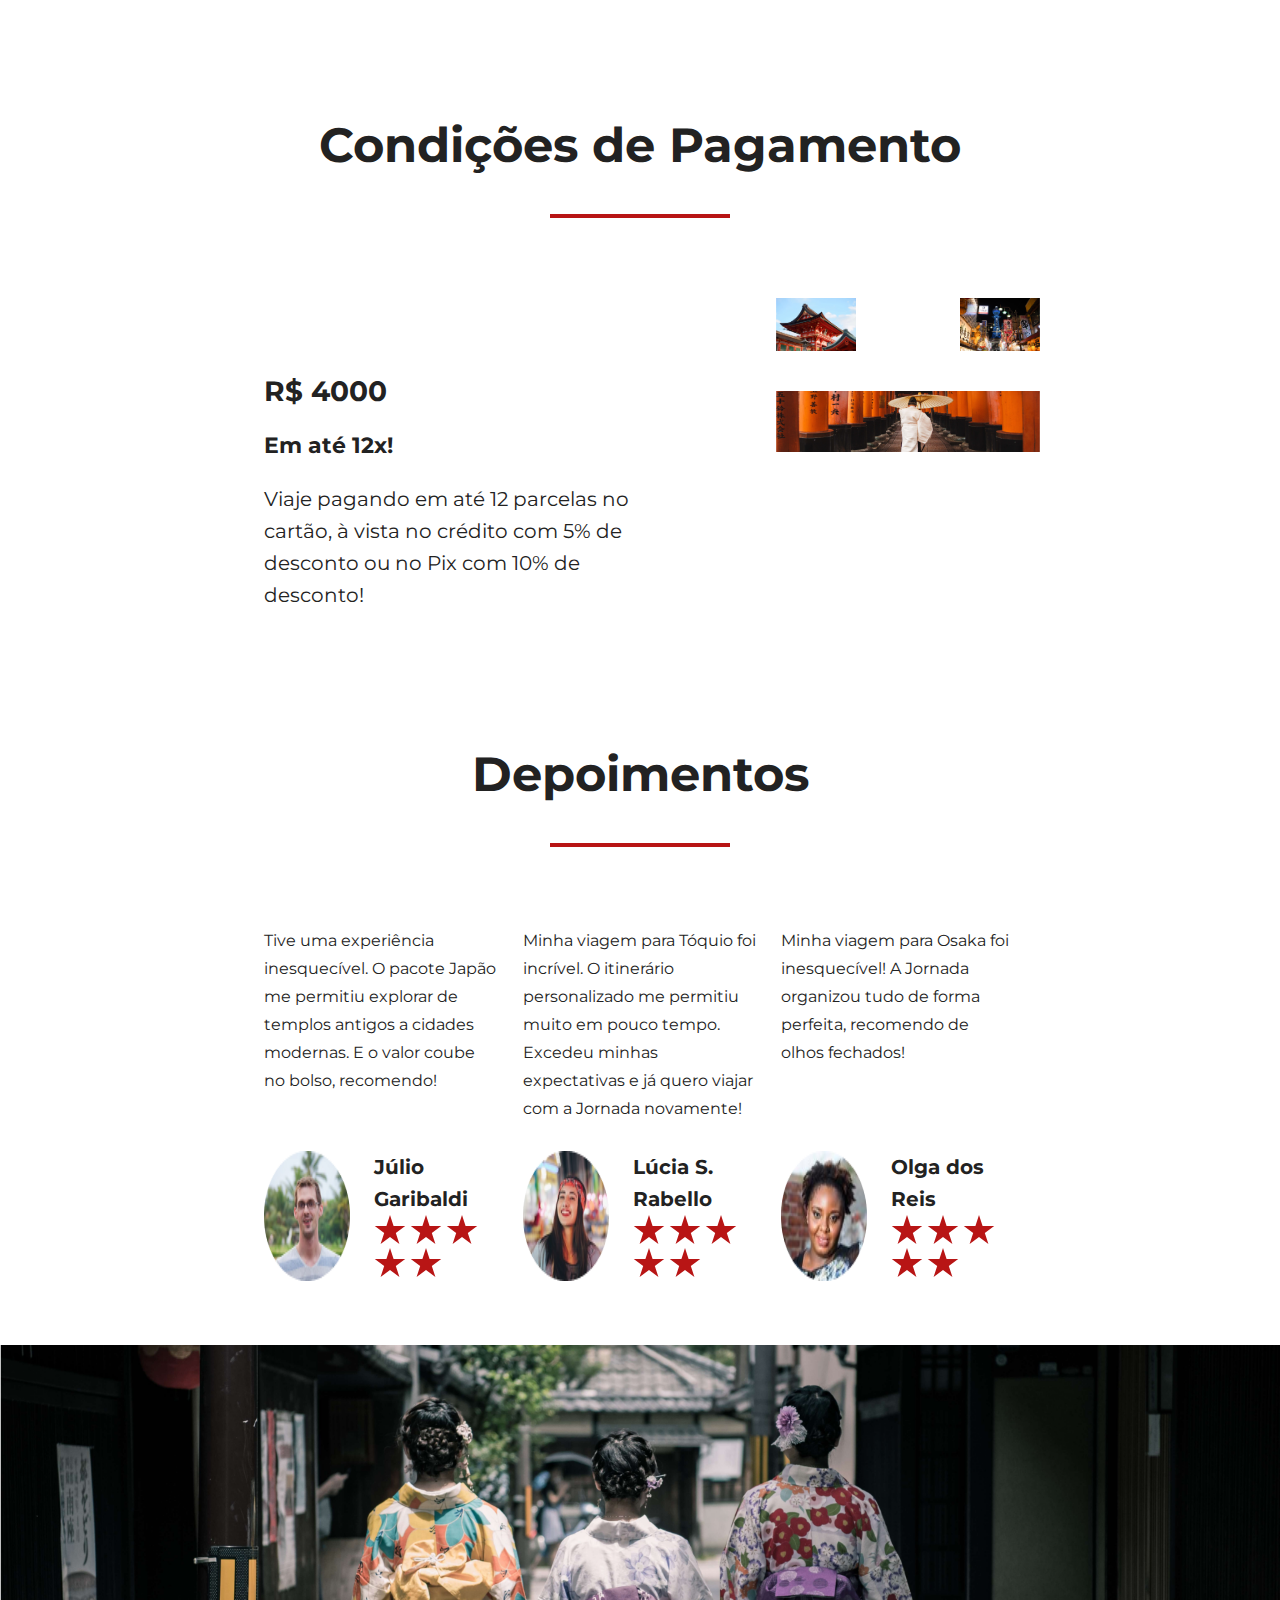
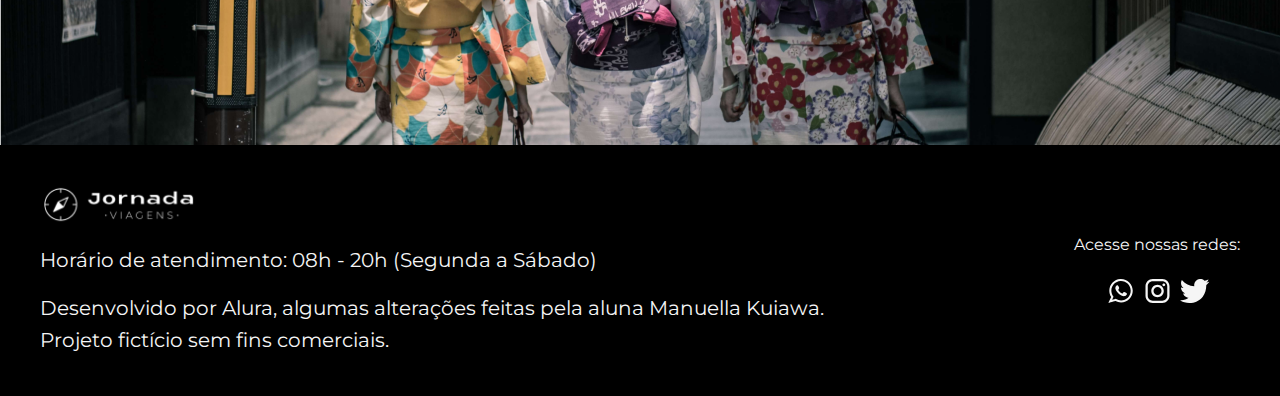
<file: pacoteviagens.html>
<!DOCTYPE html>
<html lang="pt-br">

<head>
    <meta charset="UTF-8">
    <meta name="viewport" content="width=device-width, initial-scale=1.0">
    <title>Jornada</title>
    <link rel="stylesheet" href="./global.css">
    <link rel="stylesheet" href="./index.css">
    <link rel="preconnect" href="https://fonts.googleapis.com">
    <link rel="preconnect" href="https://fonts.gstatic.com" crossorigin>
    <link
        href="https://fonts.googleapis.com/css2?family=Montserrat:ital,wght@0,100;0,200;0,300;0,400;0,500;0,600;0,700;0,800;0,900;1,100;1,200;1,300;1,400;1,500;1,600;1,700;1,800;1,900&family=Prata&family=Unbounded:wght@200;300;400;500;600;700;800;900&display=swap"
        rel="stylesheet">
    <link rel="stylesheet"
        href="https://fonts.googleapis.com/css2?family=Material+Symbols+Outlined:opsz,wght,FILL,GRAD@48,400,0,0" />
</head>

<body>
    <header class="cabecalho__container">
        <div class="cabecalho">
            <a href="index.html" class="cabecalho__logo">
                <img class="cabecalho__logo--icone" alt="Logo da Jornada" src="./img/logoprovisriabranca-1@2x.png" />
            </a>
            <nav class="cabecalho__navegacao" role="navigation" aria-label="Navegação principal">
                <ul class="cabecalho__navegacao--lista">
                    <li class="cabecalho__navegacao--item">
                        <a href="blog.html">Blog</a>
                    </li>
                    <li class="cabecalho__navegacao--item">
                        <a href="pacoteviagens.html">Pacotes de viagem</a>
                    </li>
                    <li class="cabecalho__navegacao--item">
                        <a href="contato.html">Contato</a>
                    </li>
                </ul>
            </nav>
        </div>
    </header>

    <section class="banner"></section>
        <div class="banner__wrapper">
            <figure class="banner__img-wrapper">
                <img class="banner__img" alt="Imagem de um Vulcão no Japão " src="img/excursaoBanner.png" />
            </figure>
        </div>
    </section>

    <section class="lugaresEspecificos">
        <div class="pagamento__titulo">
            <h2 class="pagamento__titulo--texto">Destino de Excursão</h2>
            <div class="pagamento__titulo--sublinhado"></div>
        </div>
        <div class="destinos__lista">
            <div class="destinos__item">
                <img class="destinos__item--image" alt="Imagem de Tóquio" src="./img/tokyo@2x.png" />
                <b class="destinos__item--nome">Tokyo</b>
                <div class="destinos__item--descricao">
                    Tóquio é uma cidade vibrante e cosmopolita, com seus templos
                    históricos, museus de arte moderna e arranha-céus icônicos.
                    Não perca a chance de mergulhar em sua atmosfera fascinante.
                </div>
                <div class="destinos__item--botao-container">
                    <div class="destinos__item--botao">
                        <span class="destinos__item--botao-texto">Ver detalhes</span>
                    </div>
                </div>
            </div>
            <div class="destinos__item">
                <img class="destinos__item--image" alt="Imaagem de Osaka" src="./img/osaka@2x.png" />
                <b class="destinos__item--nome">Osaka</b>
                <div class="destinos__item--descricao">
                    Osaka é uma cidade agitada e moderna no Japãos. A cidade é
                    famosa por sua gastronomia deliciosa e por ser um excelente
                    ponto de partida para explorar outras cidades japonesas
                    próximas.
                </div>
                <div class="destinos__item--botao-container">
                    <div class="destinos__item--botao">
                        <span class="destinos__item--botao-texto">Ver detalhes</span>
                    </div>
                </div>
            </div>
        </div>
    </div>
</section>

<section class="pagamento_excursao">
    <div class="pagamento__titulo">
        <h2 class="pagamento__titulo--texto">Condições de Pagamento</h2>
        <div class="pagamento__titulo--sublinhado"></div>
    </div>
    <div class="pagamento__condicoes">
        <div class="pagamento__condicoes--descricao">
            <p class="pagamento__condicoes--destaque">R$ 4000</p>
            <p class="pagamento__condicoes--parcela">Em até 12x!</p>
            <p class="pagamento__condicoes--detalhes">
                Viaje pagando em até 12 parcelas no cartão, à vista no crédito com 5% de desconto ou no Pix com 10% de desconto! 
            </p>
        </div>
        <div class="pagamento__imagens">
            <div class="pagamento__imagens--grupo">
                <figure class="pagamento__imagens--imagem-container">
                    <img class="pagamento__imagens--imagem" alt="Imagem com a Cultura Japonesa " src="./img/Montagem japão 1.png"/>
                </figure>
                <figure class="pagamento__imagens--imagem-container">
                    <img class="pagamento__imagens--imagem" alt="Imagem com a cultura Japonesa" src="./img/Montagem japão 2.png" />
                </figure>
            </div>
            <figure class="pagamento__imagens--imagem-destaque">
                <img class="pagamento__imagens--imagem" alt="Imagem com a cultura japonesa" src="./img/Montagem japão 3.png" />
            </figure>
        </div>
    </div>
</section>

<section class="depoimentos_excursao">
    <div class="depoimentos__titulo">
        <h2 class="depoimentos__titulo--texto">Depoimentos</h2>
        <div class="depoimentos__titulo--sublinhado"></div>
    </div>
    <div class="depoimentos__wrapper">
        <article class="depoimentos__item">
            <p class="depoimentos__texto">
                Tive uma experiência inesquecível. O pacote Japão me permitiu explorar  de templos antigos a cidades modernas. E o valor coube no bolso, recomendo!
            </p>
            <footer class="depoimentos__autor">
                <img class="depoimentos__autor--foto" alt="Foto de perfil do cliente Júlio" src="./img/Avatar Júlio.png" />
                <div class="depoimentos__autor--info">
                    <strong class="depoimentos__autor--nome">Júlio Garibaldi</strong>
                    <div class="depoimentos__autor--avaliacao">
                        <img class="depoimentos__autor--avaliacao-estrela" src="./img/star-1.svg" />
                        <img class="depoimentos__autor--avaliacao-estrela" src="./img/star-1.svg" />
                        <img class="depoimentos__autor--avaliacao-estrela" src="./img/star-1.svg" />
                        <img class="depoimentos__autor--avaliacao-estrela" src="./img/star-1.svg" />
                        <img class="depoimentos__autor--avaliacao-estrela" src="./img/star-1.svg" />
                    </div>
                </div>
            </footer>
        </article>
        <article class="depoimentos__item">
            <p class="depoimentos__texto">
                Minha viagem para Tóquio foi incrível. O itinerário personalizado me permitiu muito em pouco tempo. Excedeu minhas expectativas e já quero viajar com a Jornada novamente!
            </p>
            <footer class="depoimentos__autor">
                <img class="depoimentos__autor--foto" alt="Foto de Perfil da Cliente Lúcia" src="./img/Avatar Lúcia.png" />
                <div class="depoimentos__autor--info">
                    <strong class="depoimentos__autor--nome">Lúcia S. Rabello</strong>
                    <div class="depoimentos__autor--avaliacao">
                        <img class="depoimentos__autor--avaliacao-estrela" alt="" src="./img/star-1.svg" />
                        <img class="depoimentos__autor--avaliacao-estrela" alt="" src="./img/star-1.svg" />
                        <img class="depoimentos__autor--avaliacao-estrela" alt="" src="./img/star-1.svg" />
                        <img class="depoimentos__autor--avaliacao-estrela" alt="" src="./img/star-1.svg" />
                        <img class="depoimentos__autor--avaliacao-estrela" alt="" src="./img/star-1.svg" />
                    </div>
                </div>
            </footer>
        </article>
        <article class="depoimentos__item">
            <p class="depoimentos__texto">
                Minha viagem para Osaka foi inesquecível! A Jornada organizou tudo de forma perfeita, recomendo de olhos fechados!
            </p>
            <footer class="depoimentos__autor">
                <img class="depoimentos__autor--foto" alt="Foto de perfil da Cliente Olga" src="./img/Avatar Olga.png" />
                <div class="depoimentos__autor--info">
                    <strong class="depoimentos__autor--nome">Olga dos Reis</strong>
                    <div class="depoimentos__autor--avaliacao">
                        <img class="depoimentos__autor--avaliacao-estrela" alt="" src="./img/star-1.svg" />
                        <img class="depoimentos__autor--avaliacao-estrela" alt="" src="./img/star-1.svg" />
                        <img class="depoimentos__autor--avaliacao-estrela" alt="" src="./img/star-1.svg" />
                        <img class="depoimentos__autor--avaliacao-estrela" alt="" src="./img/star-1.svg" />
                        <img class="depoimentos__autor--avaliacao-estrela" alt="" src="./img/star-1.svg" />
                    </div>
                </div>
            </footer>
        </article>
    </div>
</section>

<img class="pre-footer__image" alt="Banner Pré Rodapé" src="./img/pre-rodape-excursao.png" />

<footer class="footer__container">
    <div class="footer">
        <div class="footer__logo-container">
            <img class="footer__logo-icon" alt="Logo da Jornada Viagens" src="./img/logobranco-1@2x.png" />
            <div class="footer__info-container">
                <div class="footer__text-info">
                    Horário de atendimento: 08h - 20h (Segunda a Sábado)
                </div>
                <div class="footer__text-info">
                    Desenvolvido por Alura, algumas alterações feitas pela aluna Manuella Kuiawa. <br> Projeto fictício sem fins comerciais.
                </div>
            </div>
        </div>
        <div class="footer__social-media-container">
            <div class="footer__social-media-text">Acesse nossas redes:</div>
            <div class="footer__social-media-icons">
                <a href="#" aria-label="Link para WhatsApp">
                    <img class="footer__social-media-icon" alt="Ícone do WhatsApp" src="./img/whatsapp-1.svg" />
                </a>
                <a href="#" aria-label="Link para Instagram">
                    <img class="footer__social-media-icon" alt="Ícone do Instagram" src="./img/instragam-1.svg" />
                </a>
                <a href="#" aria-label="Link para Twitter">
                    <img class="footer__social-media-icon" alt="Ícone do Twitter" src="./img/twiter-1.svg" />
                </a>
            </div>
        </div>
    </div>
</footer>

</body>
</html>
</file>
<file: global.css>
:root {
    /* Colors */
    --branco: #fff;
    --preto: #000;
    --neutral-c: #f5f5f5;
    --cinza-escuro: #8c8c8c;
    --grafite: #222;
    --vermelho: #b81515;
}

* {
    font-family: Montserrat;
    box-sizing: border-box;
}

body {
    margin: 0;
}

a {
    text-decoration: none;
}
</file>
<file: index.css>
.cabecalho__container {
    background: var(--preto);
    width: 100%;
    padding: 40px 0;
}

.cabecalho {
    justify-content: space-between;
    display: flex;
    align-items: center;
    max-width: 1200px;
    margin: 0 auto;
}

.cabecalho__logo--icone {
    max-width: 260px;
}

.cabecalho__navegacao {
    display: flex;
    gap: 40px;
}

.cabecalho__navegacao--lista {
    display: flex;
    gap: 8px;
    flex-wrap: wrap;
}

.cabecalho__navegacao--item a {
    color: var(--branco);
    font-size: 24px;
    font-style: normal;
    font-weight: 500;
    line-height: normal;
}

.banner__img-wrapper {
    margin: 0;
}

.banner__img {
    max-width: 100%;
}

.banner__img-descricao {
    max-width: 1200px;
    color: var(--grafite, #222);
    text-align: center;
    font-size: 32px;
    font-style: normal;
    font-weight: 400;
    line-height: 150%;
    margin: 110px auto;
}

.container {
    max-width: 1200px;
    margin: 0 auto;
}

.ofertas {
    margin-bottom: 112px;
}

.chegada__titulo--texto {
    display: flex;
    align-items: flex-start; 
    gap: 20px; 
    margin: 20px 200px; 
}

.chegada__titulo {
    margin: 20px 200px;
}

.chegada__titulo--texto img {
    max-width: 100%; 
    height: auto;
    border-radius: 8px; 
    position: relative;
    top: -3rem;
}

.chegada__titulo--texto-kyoto {
    display: flex;
    align-items: flex-start; 
    gap: 20px; 
    margin: 20px 200px; 
}

.chegada__titulo--texto--img {
    max-width: 40%; 
    height: auto; 
    display: block; 
    position: relative;
    top: -3rem;
}

.acomodacao__titulo--texto {
    display: flex;
    flex-direction: column;
    align-items: flex-start;
}

.acomodacao__titulo--texto p {
    margin-bottom: 20px;
    margin: 10px 200px;
}

.img_bannerTokyo {
    width: 80%; 
    height: auto; 
    margin: 50px 200px;
}

.acomodacao__descricao--img {
    position: relative;
    top: -45px;
}

.depoimentos__titulo,
.pagamento__titulo,
.destinos__titulo,
.busca__titulo,
.lugaresEspecificos__titulo,
.sugestaoPosts__titulo,
.chegada__titulo--texto
.ofertas__titulo--texto,
.ofertas__titulo {
    color: var(--grafite);
    font-size: 32px;
    font-style: normal;
    font-weight: 700;
    line-height: normal;
    text-align: center;
    margin-bottom: 64px;
}

.depoimentos__titulo--sublinhado,
.pagamento__titulo--sublinhado,
.destinos__titulo--sublinhado,
.busca__titulo--sublinhado,
.sugestaoPosts__titulo--sublinhado,
.ofertas__titulo--sublinhado {
    width: 180px;
    height: 4px;
    background: var(--vermelho);
    margin: 0 auto;
    margin-top: 16px;
}

img {
    max-width: 100%;
}

.ofertas__cards--grupo {
    display: flex;
    gap: 24px;
    justify-content: space-around;
    flex-wrap: wrap;
}

.ofertas__cards--item {
    display: flex;
    padding: 24px 0px;
    flex-direction: column;
    justify-content: center;
    align-items: center;
    gap: 16px;
    border-radius: 16px;
    background-position: center;
    background-size: cover;
    background-repeat: no-repeat;
    padding: 24px 32px;
    color: var(--branco);
    flex: 1 0 calc(50% - 48px);
    box-sizing: border-box;
    text-align: center;
}

.ofertas__cards--japao {
    background-image: url("./img/tokyo.png");
}

.ofertas__cards--san-andreas {
    background-image: url("./img/san-andreas.png");
}

.ofertas__cards--paraiba {
    background-image: url("./img/paraiba.png");
}

.ofertas__cards--manaus {
    background-image: url("./img/manaus.png");
}

.ofertas__card--destino-tipo {
    color: var(--branco, #FFF);
    text-align: center;
    font-size: 20px;
    font-style: normal;
    font-weight: 400;
    line-height: 32px;
    margin-bottom: 8px;
}

.ofertas__card--destino-nome {
    font-size: 48px;
    font-style: normal;
    font-weight: 700;
    line-height: normal;
    margin: 0;
}

.ofertas__card--preco {
    font-size: 40px;
    font-style: normal;
    font-weight: 700;
    line-height: normal;
    margin-bottom: 24px;
}

.lugaresEspecificos {
    margin-bottom: 112px;
    position: relative;
    top: 2rem;
    margin: 50px;
}

.sugestaoPosts__item--botao {
    border-radius: 8px;
    background: var(--vermelho, #B81515);
    padding: 16px 48px;
    box-sizing: border-box;
    display: inline-block;
}

.destinos__item--botao,
.ofertas__card--botao {
    border-radius: 8px;
    background: var(--vermelho, #B81515);
    padding: 16px 48px;
    box-sizing: border-box;
    display: inline-block;
}

.destinos__item--botao-texto,
.ofertas__card--botao-texto {
    font-size: 20px;
    font-style: normal;
    font-weight: 700;
    line-height: 32px;
    color: var(--branco, #FFF);
}

.busca__categorias {
    display: flex;
    align-items: stretch;
    gap: 24px;
    margin-bottom: 112px;
}

.busca__categoria {
    color: var(--grafite, #222);
    text-align: center;
    font-size: 28px;
    font-style: normal;
    font-weight: 700;
    line-height: normal;
    border-radius: 8px;
    background: var(--cinza-claro, #F5F5F5);
    padding: 24px 16px;
    flex: 1;
    display: flex;
    flex-direction: column;
    justify-content: center;
}

span.material-symbols-outlined {
    color: var(--cinza-escuro, #8C8C8C);
    font-size: 80px;
    font-style: normal;
    font-weight: 400;
    line-height: normal;
}

.destinos__lista {
    display: flex;
    align-items: stretch;
    gap: 24px;
    margin-bottom: 112px;
    margin: 150px;
}

.destinos__item {
    flex: 1;
    display: flex;
    flex-direction: column;
    justify-content: center;
}

.destinos__item--image {
    max-width: 100%;
}

.destinos__item--nome {
    color: var(--grafite, #222);
    font-size: 28px;
    font-style: normal;
    font-weight: 700;
    line-height: normal;
    margin: 24px 0;
}

.acomodacao__titulo--texto {
    margin-bottom: 40px; 
}

.destinos__item--descricao {
    color: var(--grafite, #222);
    font-size: 20px;
    font-style: normal;
    font-weight: 400;
    line-height: 32px;
    margin-bottom: 64px;
}

.pagamento {
    margin-bottom: 112px;
}

.pagamento_excursao {
    margin-bottom: 112px;
    margin: 50px 200px;
}

.pagamento__condicoes--descricao {
    margin: 4rem;
}

.pagamento__imagens--grupo,
.pagamento__condicoes {
    display: flex;
    gap: 24px;
}

.pagamento__condicoes--destaque {
    color: var(--grafite, #222);
    font-size: 28px;
    font-style: normal;
    font-weight: 700;
    line-height: normal;
    margin-bottom: 24px;
}

.pagamento__condicoes--parcela {
    color: var(--grafite, #222);
    font-size: 22px;
    font-style: normal;
    font-weight: 700;
    line-height: normal;
    margin-bottom: 24px;
}


.pagamento__condicoes--detalhes {
    color: var(--grafite, #222);
    font-size: 20px;
    font-style: normal;
    font-weight: 400;
    line-height: 32px;
    width: 384px;
    max-width: 100%;
}

.pagamento__imagens--imagem-container {
    flex: 1;
}

.pagamento__imagens--imagem-destaque {
    margin-top: 20px;
}

.pagamento__imagens--imagem {
    max-width: 100%;
}

.depoimentos {
    margin-bottom: 112px;
}

.depoimentos_excursao {
    margin-bottom: 112px;
    margin: 50px 200px;

}

.depoimentos__wrapper {
    display: flex;
    gap: 24px;
    align-items: stretch;
    margin: 4rem;
}

.depoimentos__item {
    flex: 1;
    display: flex;
    flex-direction: column;
    justify-content: space-between;
}

.depoimentos__texto {
    color: var(--grafite, #222);
    font-size: 16px;
    font-style: normal;
    font-weight: 400;
    line-height: 28px;
}

.depoimentos__autor {
    margin-top: 12px;
    display: flex;
    gap: 24px;
}

.depoimentos__autor--foto {
    max-width: 86px;
}

.depoimentos__autor--nome {
    color: var(--grafite, #222);
    text-align: center;
    font-size: 20px;
    font-style: normal;
    font-weight: 700;
    line-height: 32px;
    margin-bottom: 8px;
}

.sugestoes {
    margin: 50px 200px;
    margin-bottom: 250px;
}
.form-container {
    background-color: #fff;
    padding: 30px;
    margin: 50px 75px;
    
}

textarea.form-input {
    border: 2px solid #ccc;
    border-radius: 5px;
    padding: 30px; 
    width: 100%;
    box-sizing: border-box;
    transition: border-color 0.3s ease; 
}


textarea.form-input:hover {
    border-color: #B81515; 
}


textarea.form-input:focus {
    border-color: #B81515; 
    outline: none; 
}


.form-description {
    color: var(--grafite, #222);
    font-size: 18px;
    font-style: normal;
    font-weight: 400;
    line-height: 28px;
    text-align: center;
    border-bottom: 10px;
}

.form-input {
    width: 100%;
    padding: 10px;
    margin-bottom: 20px;
    border: none;
    border-bottom: 2px solid #ccc;
    background-color: transparent;
    outline: none;
    font-size: 16px; 
}

.form-input::placeholder {
    color: #000;
    font-size: 16px; 
}

.form-input:focus {
    border-bottom: 2px solid #B81515;
}

.submit-button {
    background-color: #B81515;
    color: #fff;
    border: none;
    padding: 10px 30px;
    cursor: pointer;
    font-size: 16px;
    border-radius: 5px;
    display: block;
    margin: 0 auto;
}

.form-row {
    display: flex;
    gap: 10px; 
}

.form-row .form-input {
    width: calc(50% - 5px);
}

.contato {
    margin: 50px 300px;
}

.submit-button {
    width: 20%;
    padding: 10px;
    background-color: #c93b36;
    color: white;
    border: none;
    border-radius: 5px;
    font-size: 16px;
    cursor: pointer;
}

.submit-button:hover {
    background-color: #a52d2a;
}
.sugestoes .posts {
    display: flex;
    justify-content: space-between;
    gap: 20px;
}

.sugestoes article {
    padding: 10px;
    border-radius: 10px;
    background-color: #f9f9f9;
    width: 30%;
}

.sugestoes img {
    width: 100%;
    border-radius: 10px;
}

.sugestoes button {
    background-color: #D32F2F;
    color: white;
    border: none;
    padding: 10px 20px;
    border-radius: 5px;
    cursor: pointer;
}

.sugestoes button:hover {
    background-color: #B71C1C;
}

.footer__container {
    background: var(--preto);
    width: 100%;
    padding: 40px 0;
    margin-top: -4px;
}

.footer {
    justify-content: space-between;
    display: flex;
    align-items: center;
    max-width: 1200px;
    margin: 0 auto;
    color: var(--branco, #FFF);
}

.footer__logo-icon {
    max-width: 160px;
    margin-bottom: 16px;
}

.footer__info-container {
    display: flex;
    flex-direction: column;
    gap: 16px;
}

.footer__text-info {
    color: var(--neutral-c, #F5F5F5);
    font-size: 20px;
    font-style: normal;
    font-weight: 400;
    line-height: 32px; /* 160% */
}

.footer__social-media-container {
    text-align: center;
}

.footer__social-media-text {
    color: var(--neutral-c, #F5F5F5);
    font-size: 16px;
    font-style: normal;
    font-weight: 400;
    line-height: 28px;
    margin-bottom: 16px;
}
</file>
